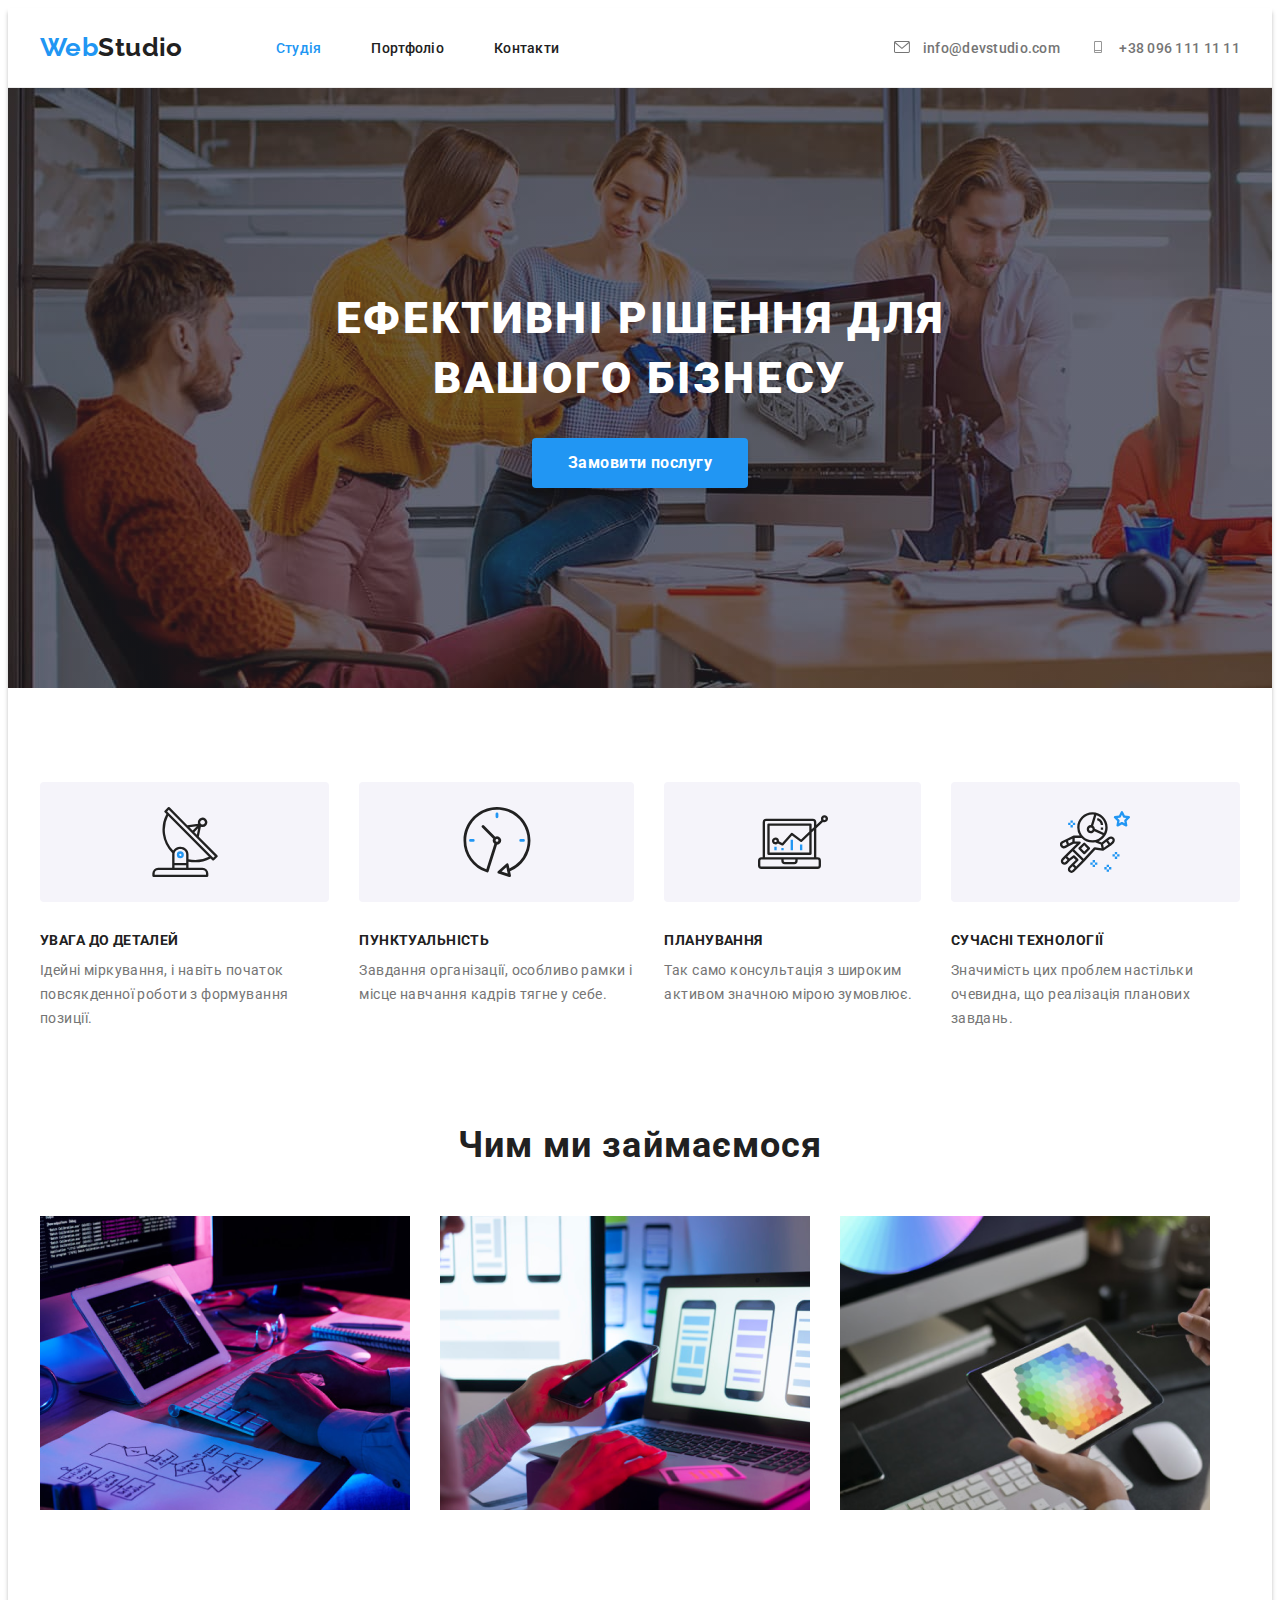
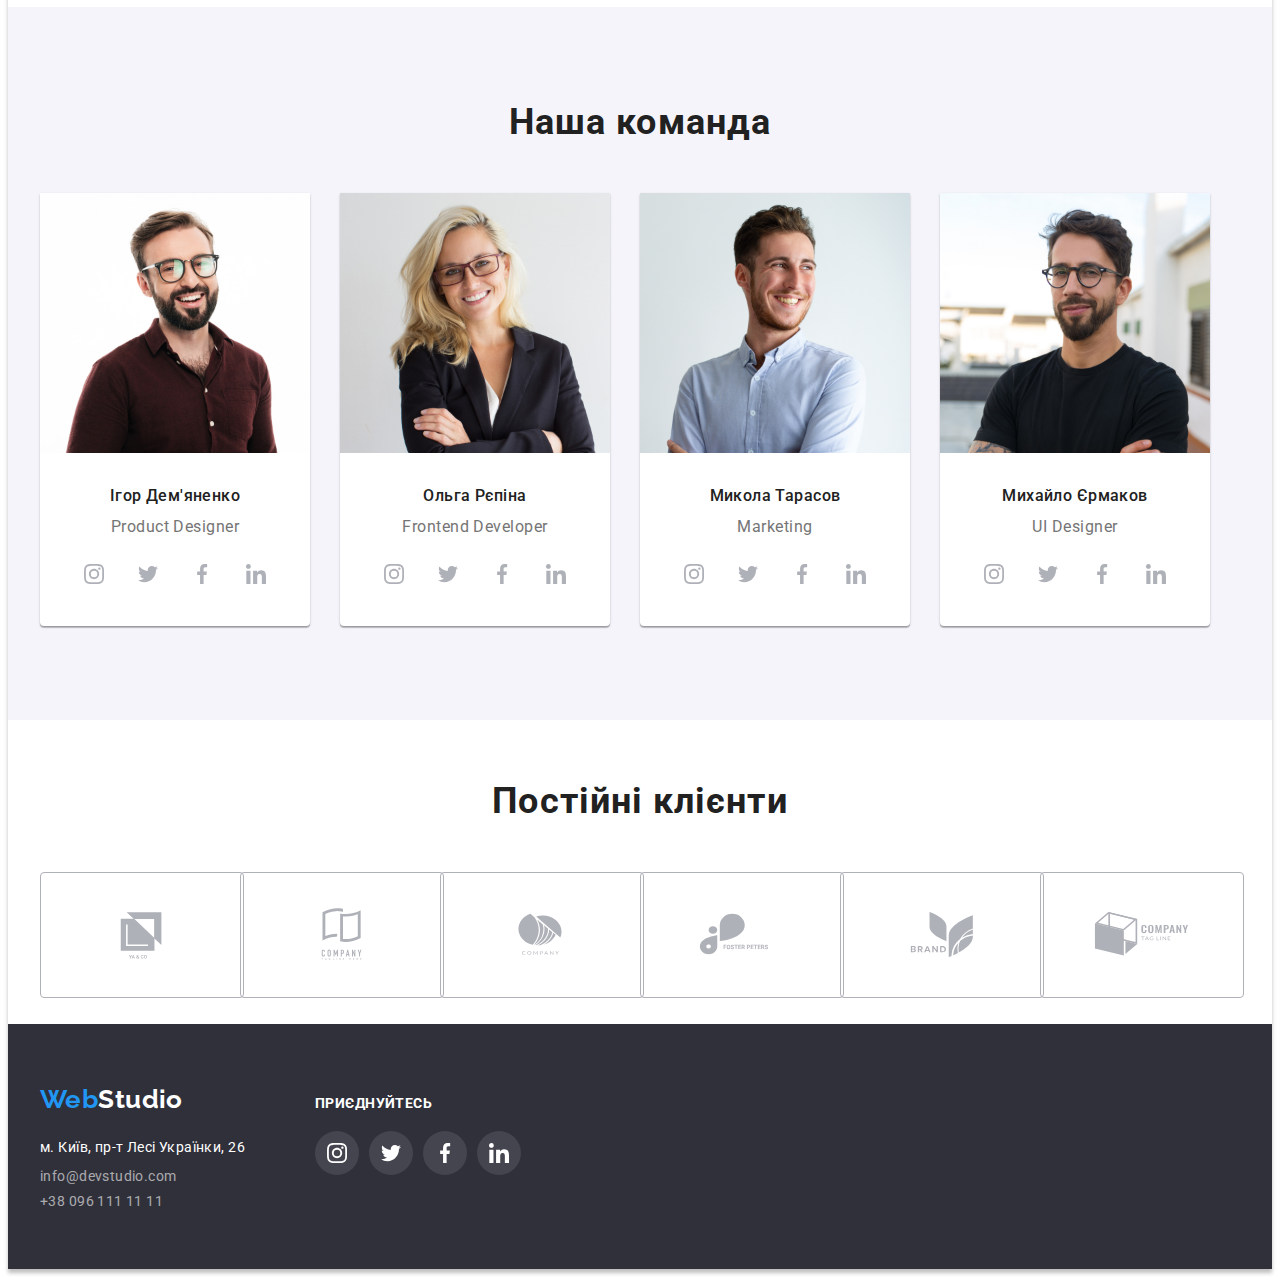
<file: index.html>
<!DOCTYPE html>
<html lang="uk">
  <head>
    <meta charset="UTF-8" />
    <meta http-equiv="X-UA-Compatible" content="IE=edge" />
    <meta name="viewport" content="width=device-width, initial-scale=1.0" />
    <title>WebStudio</title>
    <link rel="preconnect" href="https://fonts.googleapis.com" />
    <link rel="preconnect" href="https://fonts.gstatic.com" crossorigin />
    <!--Fonts-->
    <link
      href="https://fonts.googleapis.com/css2?family=Raleway:wght@700&family=Roboto:wght@400;500;700;900&display=swap"
      rel="stylesheet"
    />
    <!--Normalize-->
    <link
      rel="stylesheet"
      href="https://cdnjs.cloudflare.com/ajax/libs/modern-normalize/1.1.0/modern-normalize.min.css"
      integrity="sha512-wpPYUAdjBVSE4KJnH1VR1HeZfpl1ub8YT/NKx4PuQ5NmX2tKuGu6U/JRp5y+Y8XG2tV+wKQpNHVUX03MfMFn9Q=="
      crossorigin="anonymous"
      referrerpolicy="no-referrer"
    />
    <!--Styles-->
    <link rel="stylesheet" href="./styles/styles.css" />
  </head>
  <body class="page">
    <header class="header">
      <div class="conteiner header-conteiner">
        <!--Логотип посилання-->
        <a class="logo" href="./index.html" lang="en"> <span class="accent">Web</span>Studio </a>
        <!--Навігація-->
        <nav class="nav">
          <ul class="list-nav">
            <li class="nav-item">
              <a class="link-nav active" href="index.html">Студія</a>
            </li>
            <li class="nav-item">
              <a class="link-nav" href="portfolio.html">Портфоліо</a>
            </li>
            <li class="nav-item">
              <a class="link-nav" href="">Контакти</a>
            </li>
          </ul>
        </nav>
        <!--правка 1-->
        <ul class="list-contact">
          <li class="contact-item">
            <a
              class="link-contact"
              target="_blank"
              rel="noopener noreferrer"
              href="e-mail:info@devstudio.com"
            >
              <svg class="contact-icon" width="16" height="12">
                <use href="./images/icons.svg#envelope"></use>
              </svg>
              info@devstudio.com
            </a>
          </li>
          <li class="contact-item">
            <a class="link-contact" href="tell:+380961111111">
              <svg class="contact-icon" width="16" height="12">
                <use href="./images/icons.svg#vector"></use>
              </svg>
              +38 096 111 11 11
            </a>
          </li>
        </ul>
      </div>
    </header>
    <!--Main section(правка 3)(правка 2.1)-->
    <main>
      <!--Шапка(Figma) правка 2-->
      <section class="section-slogan">
        <div class="conteiner slogan-conteiner">
          <h1 class="slogan">Ефективні рішення для вашого бізнесу</h1>
          <button class="btn" type="button">Замовити послугу</button>
        </div>
      </section>
      <!--Особливості (правка 4)-->
      <section class="about">
        <div class="conteiner about-conteiner">
          <h2 class="hide">Потрібен для семантики</h2>
          <ul class="about-list">
            <li class="about-item">
              <div class="about-link link">
                <svg class="about-icon" width="70" height="70">
                  <use href="./images/icons.svg#antenna-1"></use>
                </svg>
              </div>
              <h3 class="caption">УВАГА ДО ДЕТАЛЕЙ</h3>
              <p class="desc">
                Ідейні міркування, і навіть початок повсякденної роботи з формування позиції.
              </p>
            </li>
            <li class="about-item">
              <div class="about-link link">
                <svg class="about-icon" width="70" height="70">
                  <use href="./images/icons.svg#clock-1"></use>
                </svg>
              </div>
              <h3 class="caption">ПУНКТУАЛЬНІСТЬ</h3>
              <p class="desc">
                Завдання організації, особливо рамки і місце навчання кадрів тягне у себе.
              </p>
            </li>
            <li class="about-item">
              <div class="about-link link">
                <svg class="about-icon" width="70" height="70">
                  <use href="./images/icons.svg#diagram-1"></use>
                </svg>
              </div>
              <h3 class="caption">ПЛАНУВАННЯ</h3>
              <p class="desc">Так само консультація з широким активом значною мірою зумовлює.</p>
            </li>
            <li class="about-item">
              <div class="about-link link">
                <svg class="about-icon" width="70" height="70">
                  <use href="./images/icons.svg#astronaut-1"></use>
                </svg>
              </div>
              <h3 class="caption">СУЧАСНІ ТЕХНОЛОГІЇ</h3>
              <p class="desc">
                Значимість цих проблем настільки очевидна, що реалізація планових завдань.
              </p>
            </li>
          </ul>
        </div>
      </section>
      <!--Чим ми займаємось-->
      <section class="work">
        <div class="conteiner work-conteiner">
          <h2 class="work-title">Чим ми займаємося</h2>
          <!--Зображення (правка 5)-->
          <ul class="work-list">
            <li class="work-img"><img src="./images/studio/box1.png" alt="1" width="370" /></li>
            <li class="work-img"><img src="./images/studio/box2.png" alt="2" width="370" /></li>
            <li class="work-img"><img src="./images/studio/box3.png" alt="3" width="370" /></li>
          </ul>
        </div>
      </section>
      <!--Наша команда-->
      <section class="team">
        <div class="conteiner team-conteiner">
          <h2 class="team-title">Наша команда</h2>
          <!--Фото з підписами (правка 6)-->
          <ul class="team-list">
            <!--Працівник 1-->
            <li class="team-item">
              <img
                class="team-img"
                src="./images/team/img1.jpeg"
                alt="Ігор Дем'яненко"
                width="270"
              />
              <div class="team-desc">
                <h3 class="team-name">Ігор Дем'яненко</h3>
                <p class="team-position" lang="en">Product Designer</p>
                <ul class="socials list">
                  <li class="socials-item">
                    <a
                      class="socials-link link"
                      href=""
                      target="_blank"
                      rel="noopener noreferrer"
                      aria-label="Instagram"
                    >
                      <svg class="social-icon" width="20" height="20">
                        <use href="./images/icons.svg#instagram-2"></use>
                      </svg>
                    </a>
                  </li>
                  <li class="socials-item">
                    <a
                      class="socials-link link"
                      href=""
                      target="_blank"
                      rel="noopener noreferrer"
                      aria-label="Twitter"
                    >
                      <svg class="social-icon" width="20" height="20">
                        <use href="./images/icons.svg#twitter-1"></use>
                      </svg>
                    </a>
                  </li>
                  <li class="socials-item">
                    <a
                      class="socials-link link"
                      href=""
                      target="_blank"
                      rel="noopener noreferrer"
                      aria-label="Facebook"
                    >
                      <svg class="social-icon" width="20" height="20">
                        <use href="./images/icons.svg#facebook-1"></use>
                      </svg>
                    </a>
                  </li>
                  <li class="socials-item">
                    <a
                      class="socials-link link"
                      href=""
                      target="_blank"
                      rel="noopener noreferrer"
                      aria-label="Linkedin"
                    >
                      <svg class="social-icon" width="20" height="20">
                        <use href="./images/icons.svg#linkedin-1"></use>
                      </svg>
                    </a>
                  </li>
                </ul>
              </div>
            </li>
            <!--Працівник 2-->
            <li class="team-item">
              <img class="team-img" src="./images/team/img2.jpeg" alt="Ольга Рєпіна" width="270" />
              <div class="team-desc">
                <h3 class="team-name">Ольга Рєпіна</h3>
                <p class="team-position" lang="en">Frontend Developer</p>
                <ul class="socials list">
                  <li class="socials-item">
                    <a
                      class="socials-link link"
                      href=""
                      target="_blank"
                      rel="noopener noreferrer"
                      aria-label="Instagram"
                    >
                      <svg class="social-icon" width="20" height="20">
                        <use href="./images/icons.svg#instagram-2"></use>
                      </svg>
                    </a>
                  </li>
                  <li class="socials-item">
                    <a
                      class="socials-link link"
                      href=""
                      target="_blank"
                      rel="noopener noreferrer"
                      aria-label="Twitter"
                    >
                      <svg class="social-icon" width="20" height="20">
                        <use href="./images/icons.svg#twitter-1"></use>
                      </svg>
                    </a>
                  </li>
                  <li class="socials-item">
                    <a
                      class="socials-link link"
                      href=""
                      target="_blank"
                      rel="noopener noreferrer"
                      aria-label="Facebook"
                    >
                      <svg class="social-icon" width="20" height="20">
                        <use href="./images/icons.svg#facebook-1"></use>
                      </svg>
                    </a>
                  </li>
                  <li class="socials-item">
                    <a
                      class="socials-link link"
                      href=""
                      target="_blank"
                      rel="noopener noreferrer"
                      aria-label="Linkedin"
                    >
                      <svg class="social-icon" width="20" height="20">
                        <use href="./images/icons.svg#linkedin-1"></use>
                      </svg>
                    </a>
                  </li>
                </ul>
              </div>
            </li>
            <!--Працівник 3-->
            <li class="team-item">
              <img
                class="team-img"
                src="./images/team/img3.jpeg"
                alt="Микола Тарасов"
                width="270"
              />
              <div class="team-desc">
                <h3 class="team-name">Микола Тарасов</h3>
                <p class="team-position" lang="en">Marketing</p>
                <ul class="socials list">
                  <li class="socials-item">
                    <a
                      class="socials-link link"
                      href=""
                      target="_blank"
                      rel="noopener noreferrer"
                      aria-label="Instagram"
                    >
                      <svg class="social-icon" width="20" height="20">
                        <use href="./images/icons.svg#instagram-2"></use>
                      </svg>
                    </a>
                  </li>
                  <li class="socials-item">
                    <a
                      class="socials-link link"
                      href=""
                      target="_blank"
                      rel="noopener noreferrer"
                      aria-label="Twitter"
                    >
                      <svg class="social-icon" width="20" height="20">
                        <use href="./images/icons.svg#twitter-1"></use>
                      </svg>
                    </a>
                  </li>
                  <li class="socials-item">
                    <a
                      class="socials-link link"
                      href=""
                      target="_blank"
                      rel="noopener noreferrer"
                      aria-label="Facebook"
                    >
                      <svg class="social-icon" width="20" height="20">
                        <use href="./images/icons.svg#facebook-1"></use>
                      </svg>
                    </a>
                  </li>
                  <li class="socials-item">
                    <a
                      class="socials-link link"
                      href=""
                      target="_blank"
                      rel="noopener noreferrer"
                      aria-label="Linkedin"
                    >
                      <svg class="social-icon" width="20" height="20">
                        <use href="./images/icons.svg#linkedin-1"></use>
                      </svg>
                    </a>
                  </li>
                </ul>
              </div>
            </li>
            <!--Працівник 4-->
            <li class="team-item">
              <img
                class="team-img"
                src="./images/team/img4.jpeg"
                alt="Михайло Єрмаков"
                width="270"
              />
              <div class="team-desc">
                <h3 class="team-name">Михайло Єрмаков</h3>
                <p class="team-position" lang="en">UI Designer</p>
                <ul class="socials list">
                  <li class="socials-item">
                    <a
                      class="socials-link link"
                      href=""
                      target="_blank"
                      rel="noopener noreferrer"
                      aria-label="Instagram"
                    >
                      <svg class="social-icon" width="20" height="20">
                        <use href="./images/icons.svg#instagram-2"></use>
                      </svg>
                    </a>
                  </li>
                  <li class="socials-item">
                    <a
                      class="socials-link link"
                      href=""
                      target="_blank"
                      rel="noopener noreferrer"
                      aria-label="Twitter"
                    >
                      <svg class="social-icon" width="20" height="20">
                        <use href="./images/icons.svg#twitter-1"></use>
                      </svg>
                    </a>
                  </li>
                  <li class="socials-item">
                    <a
                      class="socials-link link"
                      href=""
                      target="_blank"
                      rel="noopener noreferrer"
                      aria-label="Facebook"
                    >
                      <svg class="social-icon" width="20" height="20">
                        <use href="./images/icons.svg#facebook-1"></use>
                      </svg>
                    </a>
                  </li>
                  <li class="socials-item">
                    <a
                      class="socials-link link"
                      href=""
                      target="_blank"
                      rel="noopener noreferrer"
                      aria-label="Linkedin"
                    >
                      <svg class="social-icon" width="20" height="20">
                        <use href="./images/icons.svg#linkedin-1"></use>
                      </svg>
                    </a>
                  </li>
                </ul>
              </div>
            </li>
          </ul>
        </div>
      </section>
      <!--Постійні клієнти-->
      <section class="client">
        <div class="conteiner client-conteiner">
          <h2 class="client-title">Постійні клієнти</h2>
          <ul class="client-list list">
            <li class="client-item">
              <a href="" class="client-link link">
                <svg class="client-icon" width="106" height="60">
                  <use href="./images/icons.svg#logo"></use>
                </svg>
              </a>
            </li>
            <li class="client-item">
              <a href="" class="client-link link">
                <svg class="client-icon" width="106" height="60">
                  <use href="./images/icons.svg#logo-1"></use>
                </svg>
              </a>
            </li>
            <li class="client-item">
              <a href="" class="client-link link">
                <svg class="client-icon" width="106" height="60">
                  <use href="./images/icons.svg#logo-2"></use>
                </svg>
              </a>
            </li>
            <li class="client-item">
              <a href="" class="client-link link">
                <svg class="client-icon" width="106" height="60">
                  <use href="./images/icons.svg#logo-3"></use>
                </svg>
              </a>
            </li>
            <li class="client-item">
              <a href="" class="client-link link">
                <svg class="client-icon" width="106" height="60">
                  <use href="./images/icons.svg#logo-4"></use>
                </svg>
              </a>
            </li>
            <li class="client-item">
              <a href="" class="client-link link">
                <svg class="client-icon" width="106" height="60">
                  <use href="./images/icons.svg#logo-5"></use>
                </svg>
              </a>
            </li>
          </ul>
        </div>
      </section>
    </main>
    <!--Підвал-->
    <footer class="footer">
      <div class="conteiner footer-conteiner">
        <div class="footer-address">
          <a class="logo" href=""> <span class="accent">Web</span>Studio</a>
          <!--правка 7-->
          <address class="address">
            <p class="address-desc">м. Київ, пр-т Лесі Українки, 26</p>
            <ul class="address-list">
              <li class="address-item">
                <a
                  class="address-link"
                  target="_blank"
                  rel="noopener noreferrer"
                  href="e-mail:info@devstudio.com"
                >
                  info@devstudio.com
                </a>
              </li>
              <li class="address-item">
                <a class="address-link" href="tell:+380961111111">+38 096 111 11 11</a>
              </li>
            </ul>
          </address>
        </div>
        <div class="footer-icons">
          <h3 class="footer-title">приєднуйтесь</h3>
          <ul class="footer-socials list">
            <li class="footer-socials-item">
              <a
                class="footer-socials-link link"
                href=""
                target="_blank"
                rel="noopener noreferrer"
                aria-label="Instagram"
              >
                <svg class="footer-socials-icon" width="20" height="20">
                  <use href="./images/icons.svg#instagram-2"></use>
                </svg>
              </a>
            </li>
            <li class="footer-socials-item">
              <a
                class="footer-socials-link link"
                href=""
                target="_blank"
                rel="noopener noreferrer"
                aria-label="Twitter"
              >
                <svg class="footer-socials-icon" width="20" height="20">
                  <use href="./images/icons.svg#twitter-1"></use>
                </svg>
              </a>
            </li>
            <li class="footer-socials-item">
              <a
                class="footer-socials-link link"
                href=""
                target="_blank"
                rel="noopener noreferrer"
                aria-label="Facebook"
              >
                <svg class="footer-socials-icon" width="20" height="20">
                  <use href="./images/icons.svg#facebook-1"></use>
                </svg>
              </a>
            </li>
            <li class="footer-socials-item">
              <a
                class="footer-socials-link link"
                href=""
                target="_blank"
                rel="noopener noreferrer"
                aria-label="Linkedin"
              >
                <svg class="footer-socials-icon" width="20" height="20">
                  <use href="./images/icons.svg#linkedin-1"></use>
                </svg>
              </a>
            </li>
          </ul>
        </div>
      </div>
    </footer>
  </body>
</html>
</file>
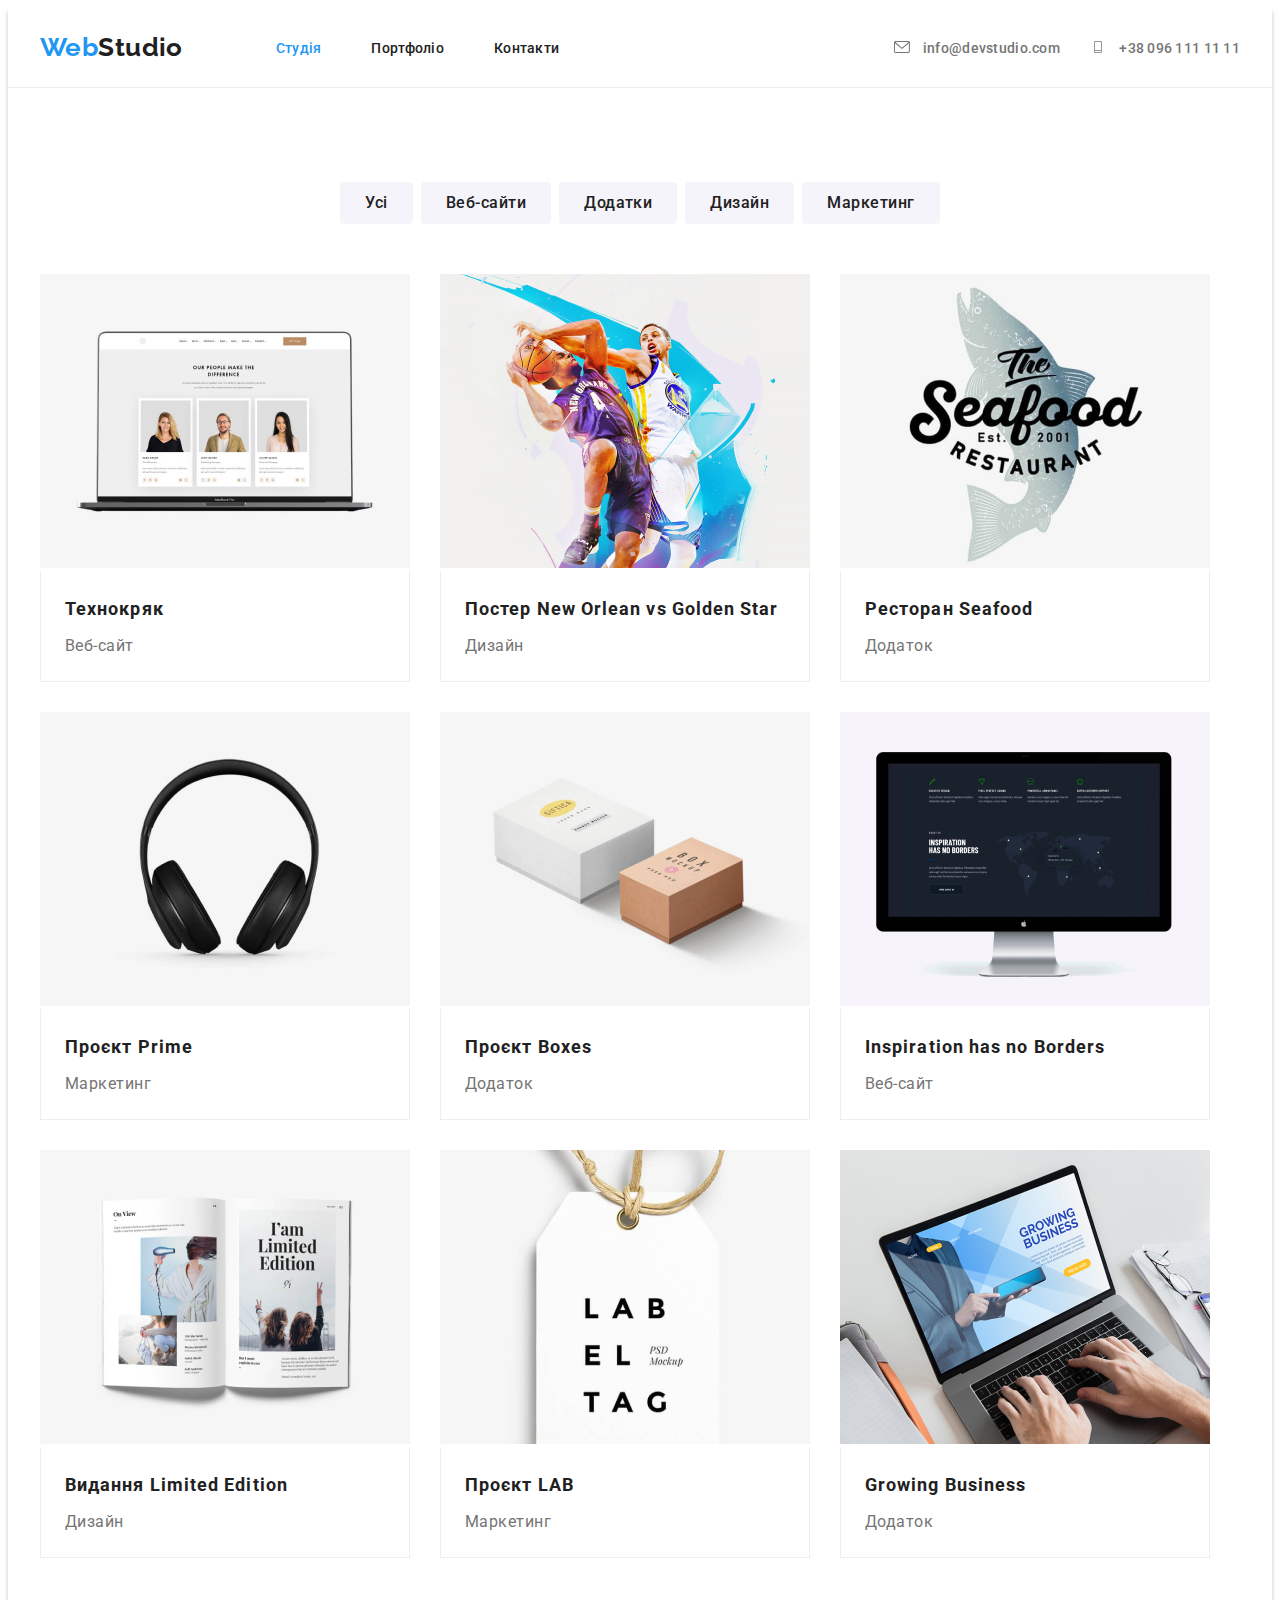
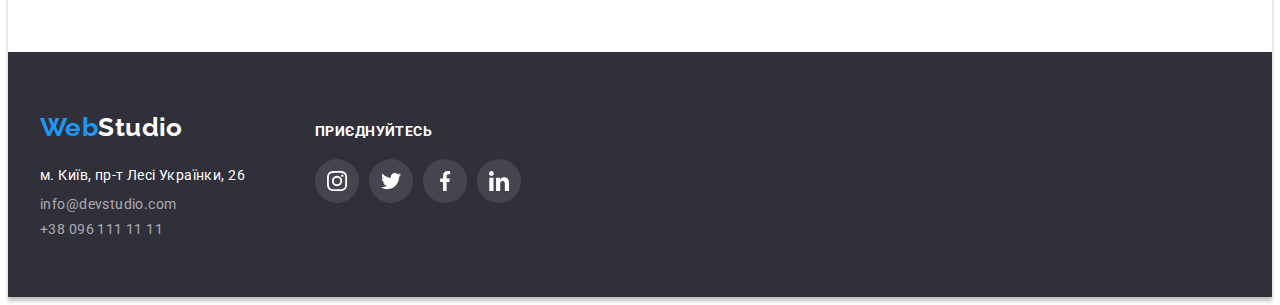
<file: portfolio.html>
<!DOCTYPE html>
<html lang="uk">
  <head>
    <meta charset="UTF-8" />
    <meta http-equiv="X-UA-Compatible" content="IE=edge" />
    <meta name="viewport" content="width=device-width, initial-scale=1.0" />
    <title>Portfolio</title>
    <link rel="preconnect" href="https://fonts.googleapis.com" />
    <link rel="preconnect" href="https://fonts.gstatic.com" crossorigin />
    <!--Fonts-->
    <link
      href="https://fonts.googleapis.com/css2?family=Raleway:wght@700&family=Roboto:wght@400;500;700;900&display=swap"
      rel="stylesheet"
    />
    <!--Normalize-->
    <link
      rel="stylesheet"
      href="https://cdnjs.cloudflare.com/ajax/libs/modern-normalize/1.1.0/modern-normalize.min.css"
      integrity="sha512-wpPYUAdjBVSE4KJnH1VR1HeZfpl1ub8YT/NKx4PuQ5NmX2tKuGu6U/JRp5y+Y8XG2tV+wKQpNHVUX03MfMFn9Q=="
      crossorigin="anonymous"
      referrerpolicy="no-referrer"
    />
    <!--Styles-->
    <link rel="stylesheet" href="./styles/styles.css" />
  </head>
  <body class="page">
    <header class="header">
      <div class="conteiner header-conteiner">
        <!--Логотип посилання-->
        <a class="logo" href="./index.html" lang="en"> <span class="accent">Web</span>Studio </a>
        <!--Навігація-->
        <nav class="nav">
          <ul class="list-nav">
            <li class="nav-item">
              <a class="link-nav active" href="index.html">Студія</a>
            </li>
            <li class="nav-item">
              <a class="link-nav" href="portfolio.html">Портфоліо</a>
            </li>
            <li class="nav-item">
              <a class="link-nav" href="">Контакти</a>
            </li>
          </ul>
        </nav>
        <!--правка 1-->
        <ul class="list-contact">
          <li class="contact-item">
            <a
              class="link-contact"
              target="_blank"
              rel="noopener noreferrer"
              href="e-mail:info@devstudio.com"
            >
              <svg class="contact-icon" width="16" height="12">
                <use href="./images/icons.svg#envelope"></use>
              </svg>
              info@devstudio.com
            </a>
          </li>
          <li class="contact-item">
            <a class="link-contact" href="tell:+380961111111">
              <svg class="contact-icon" width="16" height="12">
                <use href="./images/icons.svg#vector"></use>
              </svg>
              +38 096 111 11 11
            </a>
          </li>
        </ul>
      </div>
    </header>
    <main>
      <section class="section-hero">
        <div class="conteiner">
          <ul class="filter-group">
            <li class="filter-list">
              <button class="filter-btn" type="button">Усі</button>
            </li>
            <li class="filter-list">
              <button class="filter-btn" type="button">Веб-сайти</button>
            </li>
            <li class="filter-list">
              <button class="filter-btn" type="button">Додатки</button>
            </li>
            <li class="filter-list">
              <button class="filter-btn" type="button">Дизайн</button>
            </li>
            <li class="filter-list">
              <button class="filter-btn" type="button">Маркетинг</button>
            </li>
          </ul>
          <ul class="projects">
            <li class="project-item">
              <img
                class="project-img"
                src="./images/portfolio/projects/img1.jpeg"
                alt="Технокряк"
                width="370"
              />
              <div class="project-desc-group">
                <h3 class="project-title">Технокряк</h3>
                <p class="project-desc">Веб-сайт</p>
              </div>
            </li>
            <li class="project-item">
              <img
                class="project-img"
                src="./images/portfolio/projects/img2.jpeg"
                alt="Постер New Orlean vs Golden Star"
                width="370"
              />
              <div class="project-desc-group">
                <h3 class="project-title">Постер New Orlean vs Golden Star</h3>
                <p class="project-desc">Дизайн</p>
              </div>
            </li>
            <li class="project-item">
              <img
                class="project-img"
                src="./images/portfolio/projects/img3.jpeg"
                alt="Ресторан Seafood"
                width="370"
              />
              <div class="project-desc-group">
                <h3 class="project-title">Ресторан Seafood</h3>
                <p class="project-desc">Додаток</p>
              </div>
            </li>
            <li class="project-item">
              <img
                class="project-img"
                src="./images/portfolio/projects/img4.jpeg"
                alt="Проєкт Prime"
                width="370"
              />
              <div class="project-desc-group">
                <h3 class="project-title">Проєкт Prime</h3>
                <p class="project-desc">Маркетинг</p>
              </div>
            </li>
            <li class="project-item">
              <img
                class="project-img"
                src="./images/portfolio/projects/img5.jpeg"
                alt="Проєкт Boxes"
                width="370"
              />
              <div class="project-desc-group">
                <h3 class="project-title">Проєкт Boxes</h3>
                <p class="project-desc">Додаток</p>
              </div>
            </li>
            <li class="project-item">
              <img
                class="project-img"
                src="./images/portfolio/projects/img6.jpeg"
                alt="Inspiration has no Borders"
                width="370"
              />
              <div class="project-desc-group">
                <h3 class="project-title">Inspiration has no Borders</h3>
                <p class="project-desc">Веб-сайт</p>
              </div>
            </li>
            <li class="project-item">
              <img
                class="project-img"
                src="./images/portfolio/projects/img7.jpeg"
                alt="Видання Limited Edition"
                width="370"
              />
              <div class="project-desc-group">
                <h3 class="project-title">Видання Limited Edition</h3>
                <p class="project-desc">Дизайн</p>
              </div>
            </li>
            <li class="project-item">
              <img
                class="project-img"
                src="./images/portfolio/projects/img8.jpeg"
                alt="Проєкт LAB"
                width="370"
              />
              <div class="project-desc-group">
                <h3 class="project-title">Проєкт LAB</h3>
                <p class="project-desc">Маркетинг</p>
              </div>
            </li>
            <li class="project-item">
              <img
                class="project-img"
                src="./images/portfolio/projects/img9.jpeg"
                alt="Growing Business"
                width="370"
              />
              <div class="project-desc-group">
                <h3 class="project-title">Growing Business</h3>
                <p class="project-desc">Додаток</p>
              </div>
            </li>
          </ul>
        </div>
      </section>
    </main>
    <footer class="footer">
      <div class="conteiner footer-conteiner">
        <div class="footer-address">
          <a class="logo" href=""> <span class="accent">Web</span>Studio</a>
          <!--правка 7-->
          <address class="address">
            <p class="address-desc">м. Київ, пр-т Лесі Українки, 26</p>
            <ul class="address-list">
              <li class="address-item">
                <a
                  class="address-link"
                  target="_blank"
                  rel="noopener noreferrer"
                  href="e-mail:info@devstudio.com"
                >
                  info@devstudio.com
                </a>
              </li>
              <li class="address-item">
                <a class="address-link" href="tell:+380961111111">+38 096 111 11 11</a>
              </li>
            </ul>
          </address>
        </div>
        <div class="footer-icons">
          <h3 class="footer-title">приєднуйтесь</h3>
          <ul class="footer-socials list">
            <li class="footer-socials-item">
              <a
                class="footer-socials-link link"
                href=""
                target="_blank"
                rel="noopener noreferrer"
                aria-label="Instagram"
              >
                <svg class="footer-socials-icon" width="20" height="20">
                  <use href="./images/icons.svg#instagram-2"></use>
                </svg>
              </a>
            </li>
            <li class="footer-socials-item">
              <a
                class="footer-socials-link link"
                href=""
                target="_blank"
                rel="noopener noreferrer"
                aria-label="Twitter"
              >
                <svg class="footer-socials-icon" width="20" height="20">
                  <use href="./images/icons.svg#twitter-1"></use>
                </svg>
              </a>
            </li>
            <li class="footer-socials-item">
              <a
                class="footer-socials-link link"
                href=""
                target="_blank"
                rel="noopener noreferrer"
                aria-label="Facebook"
              >
                <svg class="footer-socials-icon" width="20" height="20">
                  <use href="./images/icons.svg#facebook-1"></use>
                </svg>
              </a>
            </li>
            <li class="footer-socials-item">
              <a
                class="footer-socials-link link"
                href=""
                target="_blank"
                rel="noopener noreferrer"
                aria-label="Linkedin"
              >
                <svg class="footer-socials-icon" width="20" height="20">
                  <use href="./images/icons.svg#linkedin-1"></use>
                </svg>
              </a>
            </li>
          </ul>
        </div>
      </div>
    </footer>
  </body>
</html>
</file>
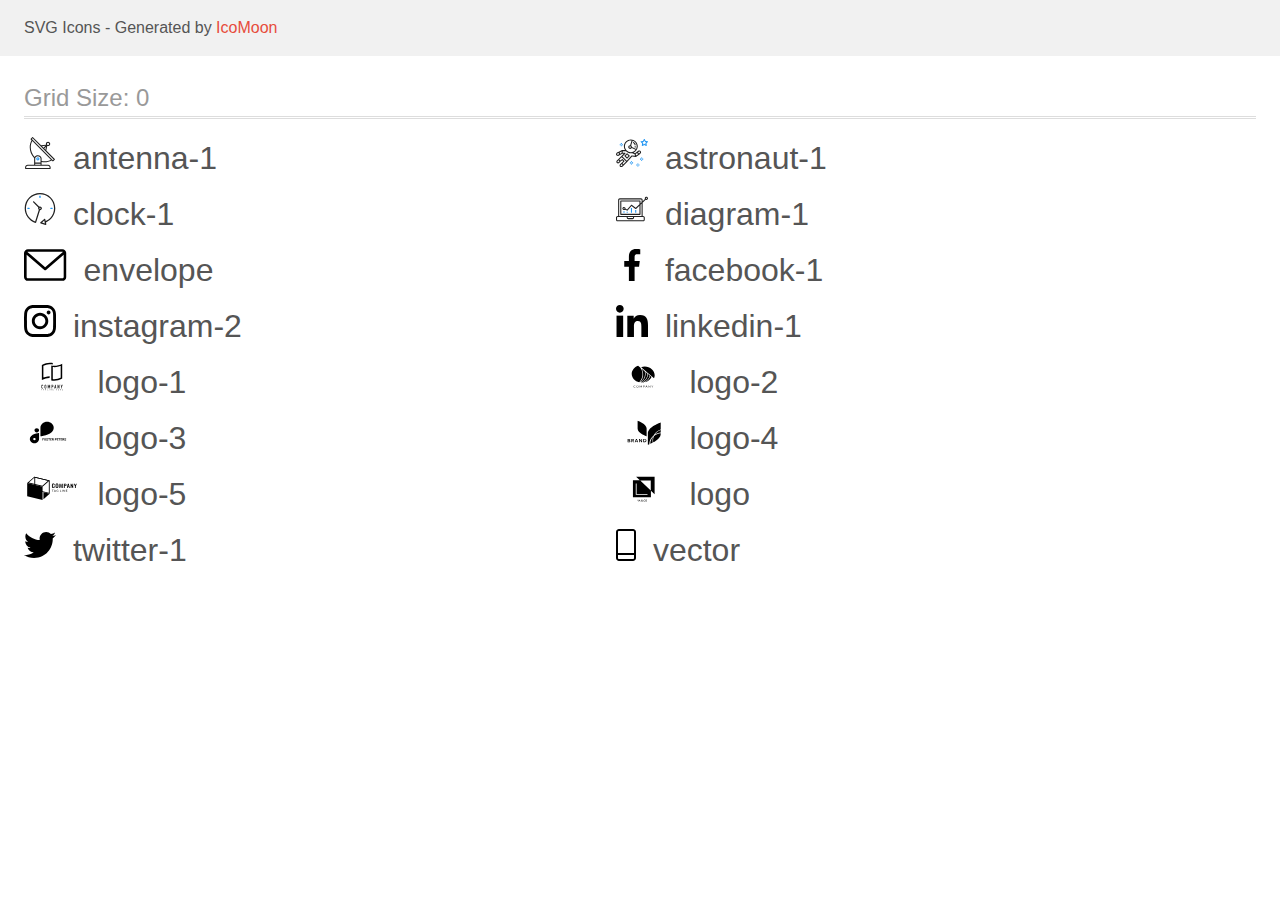
<file: images/icons/icomoon/demo.html>
<!doctype html>
<html>
<head>
    <title>IcoMoon - SVG Icons</title>
    <meta charset="utf-8">
    <meta name="viewport" content="width=device-width, initial-scale=1">
    <link rel="stylesheet" href="demo-files/demo.css">
    <link rel="stylesheet" href="style.css">
</head>
<body>
<svg aria-hidden="true" style="position: absolute; width: 0; height: 0; overflow: hidden;" version="1.1" xmlns="http://www.w3.org/2000/svg" xmlns:xlink="http://www.w3.org/1999/xlink">
<defs>
<symbol id="antenna-1" viewBox="0 0 32 32">
<path fill="#212121" style="fill: var(--color1, #212121)" d="M30.773 22.098l-8.443-8.505 0.937-4.615c0.242 0.094 0.499 0.144 0.758 0.146h0.006c1.192 0.014 2.17-0.941 2.184-2.133s-0.941-2.17-2.133-2.184c-1.192-0.014-2.17 0.941-2.184 2.133-0.003 0.255 0.039 0.509 0.125 0.749l-4.96 0.605-8.091-8.133c-0.099-0.101-0.235-0.159-0.377-0.16-0.14 0.001-0.274 0.056-0.373 0.155l-1.513 1.504c-0.208 0.208-0.208 0.546 0 0.754l0.814 0.826c-3.153 5.798-2.129 12.978 2.519 17.663 0.043 0.041 0.092 0.074 0.146 0.098-0.034 0.18-0.051 0.364-0.052 0.547v6.187h-6.4c-1.472 0.002-2.665 1.195-2.667 2.667v1.067c0 0.295 0.239 0.533 0.533 0.533h24.533c0.295 0 0.533-0.239 0.533-0.533v-1.067c-0.002-1.472-1.195-2.665-2.667-2.667h-6.4v-2.742c1.003 0.21 2.024 0.317 3.049 0.32 2.458-0.003 4.877-0.615 7.040-1.783l0.818 0.823c0.099 0.101 0.235 0.159 0.377 0.16 0.14-0.001 0.274-0.056 0.373-0.155l1.513-1.504c0.208-0.208 0.208-0.546 0-0.754zM23.28 6.233c0.418-0.415 1.093-0.414 1.508 0.004s0.414 1.093-0.004 1.508c-0.2 0.199-0.47 0.31-0.752 0.31h-0.003c-0.589-0.003-1.064-0.483-1.061-1.072 0.002-0.282 0.115-0.552 0.314-0.751h-0.002zM22.024 9.738l-0.598 2.946-1.175-1.182 1.774-1.763zM21.419 8.836l-1.92 1.909-1.485-1.493 3.405-0.415zM24.004 28.8c0.884 0 1.6 0.716 1.6 1.6v0.533h-23.467v-0.533c0-0.884 0.716-1.6 1.6-1.6h20.267zM16.537 26.667v1.067h-5.333v-1.067h5.333zM11.204 25.6v-4.053c0-1.294 1.196-2.347 2.667-2.347s2.667 1.053 2.667 2.347v4.053h-5.333zM17.604 23.904v-2.357c0-1.882-1.675-3.413-3.733-3.413-1.331-0.020-2.576 0.657-3.281 1.786-4.058-4.274-4.971-10.645-2.279-15.887l18.602 18.708c-2.872 1.461-6.165 1.873-9.309 1.163zM28.893 23.22l-21.057-21.181 0.755-0.752 7.935 7.98c0.004 0 0.006 0.007 0.010 0.010l13.115 13.191-0.757 0.752z"></path>
<path fill="#2196f3" style="fill: var(--color2, #2196f3)" d="M13.876 20.267h-0.005c-0.884-0.001-1.601 0.714-1.602 1.598s0.714 1.601 1.598 1.602h0.005c0.884 0.001 1.601-0.714 1.602-1.598s-0.714-1.601-1.598-1.602zM14.249 22.245c-0.1 0.1-0.236 0.156-0.378 0.155-0.295-0.002-0.532-0.242-0.531-0.536 0.001-0.141 0.057-0.276 0.157-0.375s0.233-0.154 0.373-0.155c0.295 0.002 0.532 0.241 0.53 0.536-0.001 0.141-0.057 0.276-0.157 0.375h0.005z"></path>
</symbol>
<symbol id="astronaut-1" viewBox="0 0 32 32">
<path fill="#2196f3" style="fill: var(--color2, #2196f3)" d="M31.974 4.524c-0.063-0.193-0.229-0.333-0.43-0.363l-1.91-0.278-0.855-1.731c-0.179-0.365-0.777-0.365-0.956 0l-0.855 1.731-1.91 0.278c-0.201 0.029-0.367 0.17-0.431 0.363-0.062 0.193-0.011 0.405 0.135 0.547l1.383 1.348-0.326 1.903c-0.034 0.2 0.048 0.402 0.212 0.522 0.166 0.121 0.382 0.135 0.562 0.040l1.709-0.899 1.709 0.899c0.078 0.041 0.164 0.061 0.249 0.061 0.11 0 0.221-0.034 0.314-0.102 0.164-0.119 0.246-0.322 0.212-0.522l-0.326-1.903 1.383-1.348c0.145-0.142 0.197-0.354 0.135-0.547zM29.511 5.851c-0.125 0.122-0.183 0.299-0.153 0.472l0.191 1.114-1-0.526c-0.078-0.041-0.163-0.061-0.249-0.061s-0.17 0.020-0.249 0.061l-1.001 0.526 0.191-1.114c0.030-0.173-0.028-0.349-0.153-0.472l-0.81-0.789 1.119-0.163c0.174-0.025 0.324-0.134 0.402-0.292l0.5-1.013 0.5 1.013c0.078 0.157 0.228 0.267 0.402 0.292l1.119 0.163-0.809 0.789z"></path>
<path fill="#2196f3" style="fill: var(--color2, #2196f3)" d="M26.134 20.522h-1.067v1.067h1.067v-1.067z"></path>
<path fill="#2196f3" style="fill: var(--color2, #2196f3)" d="M26.134 22.656h-1.067v1.067h1.067v-1.067z"></path>
<path fill="#2196f3" style="fill: var(--color2, #2196f3)" d="M27.2 21.589h-1.067v1.067h1.067v-1.067z"></path>
<path fill="#2196f3" style="fill: var(--color2, #2196f3)" d="M25.067 21.589h-1.067v1.067h1.067v-1.067z"></path>
<path fill="#2196f3" style="fill: var(--color2, #2196f3)" d="M22.4 26.389h-1.067v1.067h1.067v-1.067z"></path>
<path fill="#2196f3" style="fill: var(--color2, #2196f3)" d="M22.4 28.522h-1.067v1.067h1.067v-1.067z"></path>
<path fill="#2196f3" style="fill: var(--color2, #2196f3)" d="M23.467 27.456h-1.067v1.067h1.067v-1.067z"></path>
<path fill="#2196f3" style="fill: var(--color2, #2196f3)" d="M21.333 27.456h-1.067v1.067h1.067v-1.067z"></path>
<path fill="#2196f3" style="fill: var(--color2, #2196f3)" d="M16 24.256h-1.067v1.067h1.067v-1.067z"></path>
<path fill="#2196f3" style="fill: var(--color2, #2196f3)" d="M16 26.389h-1.067v1.067h1.067v-1.067z"></path>
<path fill="#2196f3" style="fill: var(--color2, #2196f3)" d="M17.067 25.322h-1.067v1.067h1.067v-1.067z"></path>
<path fill="#2196f3" style="fill: var(--color2, #2196f3)" d="M14.933 25.322h-1.067v1.067h1.067v-1.067z"></path>
<path fill="#2196f3" style="fill: var(--color2, #2196f3)" d="M5.867 6.122h-1.067v1.067h1.067v-1.067z"></path>
<path fill="#2196f3" style="fill: var(--color2, #2196f3)" d="M5.867 8.255h-1.067v1.067h1.067v-1.067z"></path>
<path fill="#2196f3" style="fill: var(--color2, #2196f3)" d="M6.933 7.189h-1.067v1.067h1.067v-1.067z"></path>
<path fill="#2196f3" style="fill: var(--color2, #2196f3)" d="M4.8 7.189h-1.067v1.067h1.067v-1.067z"></path>
<path fill="#212121" style="fill: var(--color1, #212121)" d="M24.715 14.159c-0.287-0.388-0.709-0.637-1.188-0.705-0.481-0.068-0.956 0.058-1.34 0.352l-1.252 0.96-1.898 1.417-1.358-0.541c2.421-1.086 4.114-3.508 4.114-6.32 0-3.823-3.123-6.933-6.961-6.933s-6.961 3.11-6.961 6.933c0 1.386 0.414 2.674 1.12 3.758l-2.764-0.024c-0.002 0-0.003 0-0.005 0-0.009 0-0.015 0.004-0.023 0.005-0.053 0.002-0.105 0.013-0.155 0.031-0.013 0.005-0.026 0.008-0.038 0.013-0.006 0.003-0.013 0.003-0.019 0.006l-3.233 1.596c-0.001 0-0.001 0-0.001 0.001l-1.893 0.911c-0.021 0.009-0.042 0.021-0.063 0.035-0.755 0.502-1.012 1.489-0.598 2.295 0.22 0.429 0.595 0.745 1.056 0.889 0.178 0.055 0.359 0.083 0.539 0.083 0.29 0 0.577-0.071 0.839-0.211l1.388-0.738 2.264-1.169 1.357-0.008-5.442 5.416c-0.001 0.001-0.001 0.001-0.002 0.001l-1.339 1.333c-0.316 0.315-0.49 0.732-0.49 1.178s0.174 0.863 0.49 1.179c0.325 0.323 0.752 0.485 1.179 0.485s0.854-0.162 1.18-0.485l1.314-1.309 1.741-1.3 0.901 0.897-1.762 1.754c-0 0.001-0.001 0.001-0.002 0.001l-1.339 1.333c-0.316 0.315-0.49 0.732-0.49 1.178s0.174 0.863 0.49 1.179c0.325 0.323 0.753 0.485 1.18 0.485s0.855-0.162 1.18-0.485l3.482-3.467c0.001-0.001 0.001-0.001 0.001-0.002l1.010-1-0.004-0.004c0.006-0.006 0.015-0.009 0.022-0.015l5.166-5.658 3.471 0.494c0.025 0.004 0.050 0.005 0.075 0.005 0.065 0 0.127-0.015 0.187-0.038 0.018-0.006 0.033-0.015 0.050-0.023 0.019-0.010 0.039-0.015 0.058-0.027l3.213-2.133c0.012-0.008 0.018-0.021 0.029-0.029 0.013-0.010 0.029-0.014 0.041-0.026l1.271-1.191c0.662-0.62 0.753-1.635 0.212-2.362zM2.13 17.77c-0.173 0.093-0.37 0.111-0.558 0.052-0.187-0.058-0.338-0.186-0.427-0.358-0.161-0.314-0.068-0.695 0.214-0.902l1.314-0.632 0.449 1.312-0.992 0.528zM5.628 15.942l-1.548 0.8-0.439-1.283 2.027-1.001-0.040 1.484zM20.727 9.322c0 0.918-0.219 1.785-0.599 2.559l-4.181-1.899c-0.044-0.573-0.341-1.075-0.788-1.388l1.464-4.86c2.378 0.756 4.105 2.974 4.105 5.588zM8.938 9.322c0-3.235 2.644-5.867 5.894-5.867 0.253 0 0.5 0.021 0.745 0.052l-1.432 4.754c-0.019-0.001-0.037-0.006-0.057-0.006-1.033 0-1.873 0.837-1.873 1.867s0.84 1.867 1.873 1.867c0.694 0 1.294-0.383 1.618-0.945l3.862 1.755c-1.075 1.446-2.795 2.39-4.737 2.39-3.25 0-5.894-2.632-5.894-5.867zM14.894 10.122c0 0.441-0.362 0.8-0.806 0.8s-0.806-0.359-0.806-0.8c0-0.441 0.362-0.8 0.806-0.8s0.806 0.359 0.806 0.8zM2.465 25.146c-0.236 0.234-0.619 0.234-0.854 0.001-0.114-0.114-0.176-0.263-0.176-0.423s0.062-0.309 0.176-0.421l0.962-0.958 0.851 0.848-0.959 0.955zM5.679 28.88c-0.236 0.234-0.619 0.235-0.855 0.001-0.114-0.114-0.176-0.263-0.176-0.423s0.062-0.309 0.176-0.421l0.963-0.959 0.852 0.848-0.96 0.955zM9.16 25.411c-0.001 0-0.001 0-0.002 0.001l-1.765 1.76-0.852-0.848 1.763-1.755c0 0 0 0 0-0s0.001-0.001 0.002-0.001c0.040-0.040 0.065-0.088 0.090-0.135 0.007-0.014 0.020-0.026 0.026-0.040 0.017-0.041 0.019-0.085 0.026-0.129 0.003-0.025 0.014-0.047 0.014-0.073 0-0.036-0.013-0.070-0.020-0.106-0.006-0.032-0.006-0.065-0.019-0.095-0.020-0.050-0.055-0.094-0.091-0.138-0.010-0.012-0.014-0.027-0.025-0.038 0 0 0 0-0.001 0s-0.001-0.002-0.001-0.002l-1.607-1.6c-0.017-0.017-0.039-0.024-0.058-0.038-0.028-0.022-0.055-0.042-0.087-0.058-0.030-0.015-0.061-0.024-0.093-0.033-0.034-0.010-0.067-0.017-0.103-0.020-0.033-0.002-0.063 0.001-0.095 0.005-0.036 0.004-0.069 0.009-0.104 0.020-0.034 0.011-0.063 0.027-0.094 0.045-0.020 0.011-0.042 0.015-0.061 0.029l-1.773 1.324-0.901-0.897 2.399-2.386 4.361 4.289-0.928 0.919zM15.979 18.394c-0.015-0.002-0.030 0.004-0.045 0.003-0.039-0.002-0.076 0.001-0.115 0.007-0.030 0.005-0.059 0.011-0.088 0.021-0.034 0.012-0.065 0.028-0.097 0.047-0.030 0.018-0.057 0.037-0.083 0.061-0.013 0.011-0.028 0.017-0.040 0.029l-4.698 5.146-4.328-4.257 2.833-2.818c0.209-0.208 0.21-0.546 0.002-0.755-0.105-0.105-0.243-0.157-0.381-0.156v-0.001l-2.219 0.013 0.028-1.607 3.104 0.027c1.265 1.294 3.029 2.101 4.981 2.101 0.437 0 0.864-0.045 1.279-0.123 0.040 0.032 0.079 0.065 0.13 0.085l2.41 0.96 0.331 1.644-3.003-0.427zM20.020 18.572l-0.313-1.558 1.446-1.080 0.947 1.257-2.080 1.381zM23.774 15.741l-0.838 0.785-0.931-1.236 0.831-0.637c0.155-0.119 0.351-0.168 0.543-0.143 0.193 0.027 0.364 0.128 0.48 0.284 0.217 0.292 0.18 0.699-0.085 0.947z"></path>
<path fill="#212121" style="fill: var(--color1, #212121)" d="M13.602 18.544l-2.143-2.133c-0.207-0.207-0.545-0.207-0.753 0l-2.142 2.133c-0.1 0.101-0.157 0.236-0.157 0.378s0.056 0.278 0.157 0.378l2.142 2.133c0.104 0.103 0.241 0.155 0.377 0.155s0.273-0.052 0.376-0.155l2.143-2.133c0.1-0.1 0.157-0.236 0.157-0.378s-0.057-0.278-0.157-0.378zM11.083 20.303l-1.387-1.381 1.387-1.381 1.387 1.381-1.387 1.381z"></path>
<path fill="#212121" style="fill: var(--color1, #212121)" d="M17.164 5.071l-0.258 1.036c0.071 0.018 1.738 0.452 1.738 2.149h1.067c-0-2.017-1.666-2.965-2.547-3.185z"></path>
<path fill="#212121" style="fill: var(--color1, #212121)" d="M19.711 9.322h-1.067v1.067h1.067v-1.067z"></path>
</symbol>
<symbol id="clock-1" viewBox="0 0 32 32">
<path fill="#212121" style="fill: var(--color1, #212121)" d="M31.297 15.301c-0.002-8.452-6.855-15.303-15.308-15.301s-15.303 6.855-15.301 15.308c0.001 6.658 4.307 12.551 10.649 14.576 0.061 0.019 0.124 0.029 0.187 0.029 0.121-0 0.239-0.032 0.342-0.094 0.135-0.080 0.236-0.207 0.283-0.356l3.865-12.25c1.057-0.005 1.909-0.866 1.903-1.923s-0.866-1.909-1.923-1.903c-0.284 0.001-0.565 0.067-0.82 0.191l-5.106-5.107c-0.253-0.245-0.657-0.238-0.902 0.016-0.239 0.247-0.239 0.639 0 0.886l5.103 5.109c-0.392 0.799-0.168 1.764 0.536 2.309l-3.683 11.673c-7.278-2.681-11.004-10.754-8.323-18.032s10.754-11.004 18.032-8.323 11.004 10.754 8.323 18.032c-1.31 3.556-4.001 6.431-7.462 7.973l-0.398-1.874c-0.073-0.344-0.411-0.565-0.756-0.492-0.109 0.023-0.209 0.074-0.292 0.148l-3.837 3.426c-0.263 0.234-0.287 0.637-0.052 0.9 0.076 0.085 0.174 0.149 0.283 0.184l4.899 1.563c0.335 0.108 0.694-0.077 0.802-0.412 0.034-0.106 0.040-0.219 0.017-0.328l-0.391-1.839c5.664-2.388 9.342-7.942 9.329-14.089v0zM15.992 14.664c0.352 0 0.638 0.286 0.638 0.638s-0.286 0.638-0.638 0.638c-0.352 0-0.638-0.285-0.638-0.638s0.285-0.638 0.638-0.638zM18.093 29.528l2.184-1.948 0.603 2.84-2.787-0.892z"></path>
<path fill="#2196f3" style="fill: var(--color2, #2196f3)" d="M15.354 3.185v1.275c0 0.352 0.285 0.638 0.638 0.638s0.638-0.285 0.638-0.638v-1.275c0-0.352-0.286-0.638-0.638-0.638s-0.638 0.286-0.638 0.638z"></path>
<path fill="#2196f3" style="fill: var(--color2, #2196f3)" d="M3.876 14.664c-0.352 0-0.638 0.286-0.638 0.638s0.285 0.638 0.638 0.638h1.275c0.352 0 0.638-0.285 0.638-0.638s-0.285-0.638-0.638-0.638h-1.275z"></path>
<path fill="#2196f3" style="fill: var(--color2, #2196f3)" d="M28.108 15.939c0.352 0 0.638-0.285 0.638-0.638s-0.285-0.638-0.638-0.638h-1.275c-0.352 0-0.638 0.286-0.638 0.638s0.286 0.638 0.638 0.638h1.275z"></path>
</symbol>
<symbol id="diagram-1" viewBox="0 0 32 32">
<path fill="#2196f3" style="fill: var(--color2, #2196f3)" d="M14.926 14.965h1.066v4.798h-1.066v-4.797z"></path>
<path fill="#2196f3" style="fill: var(--color2, #2196f3)" d="M19.19 17.097h1.066v2.665h-1.066v-2.665z"></path>
<path fill="#2196f3" style="fill: var(--color2, #2196f3)" d="M10.661 18.696h1.066v1.066h-1.066v-1.066z"></path>
<path fill="#2196f3" style="fill: var(--color2, #2196f3)" d="M7.463 18.163h1.066v1.599h-1.066v-1.599z"></path>
<path fill="#212121" style="fill: var(--color1, #212121)" d="M1.599 28.291h25.587c0.883 0 1.599-0.716 1.599-1.599v-2.132c0-0.883-0.716-1.599-1.599-1.599h-0.533v-13.293l3.028-2.868c0.703 0.346 1.553 0.136 2.013-0.499s0.396-1.508-0.152-2.068-1.42-0.644-2.065-0.198c-0.644 0.446-0.873 1.292-0.542 2.002l-2.281 2.163v-1.23c0-0.883-0.716-1.599-1.599-1.599h-21.322c-0.883 0-1.599 0.716-1.599 1.599v15.992h-0.533c-0.883 0-1.599 0.716-1.599 1.599v2.132c0 0.883 0.716 1.599 1.599 1.599zM30.384 4.837c0.294 0 0.533 0.239 0.533 0.533s-0.239 0.533-0.533 0.533c-0.294 0-0.533-0.239-0.533-0.533s0.239-0.533 0.533-0.533zM3.198 6.969c0-0.294 0.239-0.533 0.533-0.533h21.322c0.294 0 0.533 0.239 0.533 0.533v2.239l-1.066 1.013v-2.186c0-0.294-0.239-0.533-0.533-0.533h-19.19c-0.294 0-0.533 0.239-0.533 0.533v13.326c0 0.294 0.239 0.533 0.533 0.533h19.19c0.294 0 0.533-0.239 0.533-0.533v-9.674l1.066-1.010v12.284h-22.388v-15.992zM7.996 13.899c-0.721-0.002-1.354 0.478-1.546 1.174s0.105 1.433 0.725 1.801c0.62 0.368 1.41 0.276 1.928-0.226l1.853 0.93c0.215 0.108 0.476 0.057 0.636-0.123l3.939-4.431 3.872 2.901c0.208 0.156 0.498 0.139 0.686-0.039l3.365-3.188v8.131h-18.124v-12.26h18.124v2.66l-3.771 3.572-3.904-2.927c-0.222-0.166-0.534-0.135-0.718 0.072l-3.993 4.493-1.493-0.746c0.011-0.064 0.018-0.129 0.020-0.193 0-0.883-0.716-1.599-1.599-1.599zM8.529 15.498c0 0.294-0.239 0.533-0.533 0.533s-0.533-0.239-0.533-0.533c0-0.294 0.239-0.533 0.533-0.533s0.533 0.239 0.533 0.533zM11.727 24.027h5.331v0.533c0 0.294-0.239 0.533-0.533 0.533h-4.264c-0.294 0-0.533-0.239-0.533-0.533v-0.533zM1.066 24.56c0-0.294 0.239-0.533 0.533-0.533h9.062v0.533c0 0.883 0.716 1.599 1.599 1.599h4.264c0.883 0 1.599-0.716 1.599-1.599v-0.533h9.062c0.294 0 0.533 0.239 0.533 0.533v2.132c0 0.294-0.239 0.533-0.533 0.533h-25.587c-0.294 0-0.533-0.239-0.533-0.533v-2.132z"></path>
</symbol>
<symbol id="envelope" viewBox="0 0 43 32">
<path d="M38.667 0h-34.667c-2.206 0-4 1.794-4 4v24c0 2.206 1.794 4 4 4h34.667c2.206 0 4-1.794 4-4v-24c0-2.206-1.794-4-4-4v0zM38.667 2.667c0.181 0 0.353 0.038 0.511 0.103l-17.844 15.466-17.844-15.466c0.158-0.066 0.33-0.103 0.511-0.103h34.667zM38.667 29.333h-34.667c-0.736 0-1.333-0.598-1.333-1.333v-22.413l17.793 15.421c0.251 0.217 0.563 0.326 0.874 0.326s0.622-0.108 0.874-0.326l17.793-15.421v22.413c0 0.736-0.598 1.333-1.333 1.333v0z"></path>
</symbol>
<symbol id="facebook-1" viewBox="0 0 32 32">
<path d="M21.329 5.313h2.921v-5.088c-0.504-0.069-2.237-0.225-4.256-0.225-4.212 0-7.097 2.649-7.097 7.519v4.481h-4.648v5.688h4.648v14.312h5.699v-14.311h4.46l0.708-5.688h-5.169v-3.919c0.001-1.644 0.444-2.769 2.735-2.769z"></path>
</symbol>
<symbol id="instagram-2" viewBox="0 0 32 32">
<path d="M31.969 9.408c-0.075-1.7-0.35-2.869-0.744-3.882-0.406-1.075-1.032-2.038-1.851-2.838-0.8-0.813-1.769-1.444-2.832-1.844-1.019-0.394-2.182-0.669-3.882-0.744-1.713-0.081-2.257-0.1-6.601-0.1s-4.888 0.019-6.595 0.094c-1.7 0.075-2.869 0.35-3.882 0.744-1.075 0.406-2.038 1.031-2.838 1.85-0.813 0.8-1.444 1.769-1.844 2.832-0.394 1.019-0.669 2.182-0.744 3.882-0.081 1.713-0.1 2.257-0.1 6.601s0.019 4.888 0.094 6.595c0.075 1.7 0.35 2.869 0.744 3.882 0.406 1.075 1.038 2.038 1.85 2.838 0.8 0.813 1.769 1.444 2.832 1.844 1.019 0.394 2.182 0.669 3.882 0.744 1.706 0.075 2.25 0.094 6.595 0.094s4.888-0.019 6.595-0.094c1.7-0.075 2.869-0.35 3.882-0.744 2.151-0.832 3.851-2.532 4.682-4.682 0.394-1.019 0.669-2.182 0.744-3.882 0.075-1.707 0.094-2.251 0.094-6.595s-0.006-4.888-0.081-6.595zM29.087 22.473c-0.069 1.563-0.331 2.407-0.55 2.969-0.538 1.394-1.644 2.5-3.038 3.038-0.563 0.219-1.413 0.481-2.969 0.55-1.688 0.075-2.194 0.094-6.464 0.094s-4.782-0.019-6.464-0.094c-1.563-0.069-2.407-0.331-2.969-0.55-0.694-0.256-1.325-0.663-1.838-1.194-0.531-0.519-0.938-1.144-1.194-1.838-0.219-0.563-0.481-1.413-0.55-2.969-0.075-1.688-0.094-2.194-0.094-6.464s0.019-4.782 0.094-6.464c0.069-1.563 0.331-2.407 0.55-2.969 0.256-0.694 0.663-1.325 1.2-1.838 0.519-0.531 1.144-0.938 1.838-1.194 0.563-0.219 1.413-0.481 2.969-0.55 1.688-0.075 2.194-0.094 6.464-0.094 4.276 0 4.782 0.019 6.464 0.094 1.563 0.069 2.407 0.331 2.969 0.55 0.694 0.256 1.325 0.662 1.838 1.194 0.531 0.519 0.938 1.144 1.194 1.838 0.219 0.563 0.481 1.413 0.55 2.969 0.075 1.688 0.094 2.194 0.094 6.464s-0.019 4.77-0.094 6.458z"></path>
<path d="M16.059 7.783c-4.538 0-8.22 3.682-8.22 8.22s3.682 8.22 8.22 8.22c4.539 0 8.22-3.682 8.22-8.22s-3.682-8.22-8.22-8.22zM16.059 21.335c-2.944 0-5.332-2.388-5.332-5.332s2.388-5.332 5.332-5.332c2.944 0 5.332 2.388 5.332 5.332s-2.388 5.332-5.332 5.332z"></path>
<path d="M26.524 7.458c0 1.060-0.859 1.919-1.919 1.919s-1.919-0.859-1.919-1.919c0-1.060 0.859-1.919 1.919-1.919s1.919 0.859 1.919 1.919z"></path>
</symbol>
<symbol id="linkedin-1" viewBox="0 0 32 32">
<path d="M31.992 32v-0.001h0.008v-11.736c0-5.741-1.236-10.164-7.948-10.164-3.227 0-5.392 1.771-6.276 3.449h-0.093v-2.913h-6.364v21.364h6.627v-10.579c0-2.785 0.528-5.479 3.977-5.479 3.399 0 3.449 3.179 3.449 5.657v10.401h6.62z"></path>
<path d="M0.528 10.636h6.635v21.364h-6.635v-21.364z"></path>
<path d="M3.843 0c-2.121 0-3.843 1.721-3.843 3.843s1.721 3.879 3.843 3.879c2.121 0 3.843-1.757 3.843-3.879-0.001-2.121-1.723-3.843-3.843-3.843v0z"></path>
</symbol>
<symbol id="logo-1" viewBox="0 0 57 32">
<path d="M26.727 3.165h-0.073c-0.112-0.007-0.224-0.010-0.336-0.012v0h-0.243c-0.212 0-0.428 0.005-0.642 0.016-0.016-0.001-0.032-0.001-0.049 0-1.944 0.11-3.848 0.596-5.609 1.431l-0.231 0.111v11.809l0.54-0.183c0.474-0.163 0.978-0.309 1.5-0.445 1.411-0.362 2.861-0.555 4.317-0.574v1.551c-0.193 0.001-0.38 0.007-0.568 0.016h-0.045c-1.121 0.061-2.233 0.232-3.322 0.51-1.378 0.345-2.708 0.863-3.957 1.542v-15.145c1.298-0.757 2.695-1.325 4.151-1.688 1.278-0.33 2.593-0.5 3.913-0.504h0.228c0.273 0.007 0.538 0.019 0.788 0.038 0.658 0.046 1.31 0.15 1.95 0.311v1.527c-0.621-0.145-1.253-0.24-1.889-0.285-0.013-0.001-0.026-0.002-0.039-0.003-0.132-0.011-0.263-0.022-0.386-0.022zM29.415 4.726c0.339 0.026 0.689 0.038 1.044 0.038 1.388-0.005 2.769-0.182 4.114-0.528 1.378-0.346 2.706-0.865 3.956-1.543v14.875c-1.298 0.756-2.696 1.325-4.153 1.688-1.279 0.329-2.593 0.498-3.913 0.503-1 0.008-1.997-0.11-2.968-0.35v-14.971c0.229 0.053 0.465 0.102 0.706 0.142 0.394 0.066 0.81 0.115 1.214 0.145zM36.985 4.841l-0.54 0.182c-0.497 0.167-0.997 0.316-1.5 0.449-1.465 0.377-2.971 0.57-4.483 0.575-0.352 0-0.676-0.010-0.989-0.030l-0.43-0.028v12.148l0.37 0.033c0.343 0.030 0.696 0.045 1.052 0.045 1.191-0.005 2.377-0.159 3.531-0.457 0.95-0.238 1.874-0.57 2.759-0.991l0.231-0.111v-11.813z"></path>
<path d="M19.060 24.113c-0.078-0.080-0.171-0.144-0.274-0.186s-0.214-0.061-0.326-0.057c-0.119-0.002-0.237 0.021-0.347 0.065-0.101 0.040-0.193 0.101-0.27 0.178s-0.135 0.17-0.174 0.271c-0.042 0.107-0.063 0.22-0.062 0.335v2.023c-0.005 0.143 0.022 0.284 0.080 0.415 0.048 0.104 0.117 0.196 0.202 0.271 0.081 0.068 0.176 0.117 0.278 0.144 0.098 0.028 0.2 0.042 0.302 0.042 0.113 0.001 0.224-0.023 0.326-0.070 0.101-0.044 0.193-0.108 0.27-0.187 0.075-0.079 0.135-0.171 0.177-0.271 0.043-0.102 0.065-0.212 0.065-0.323v-0.226h-0.529v0.18c0.002 0.062-0.009 0.123-0.031 0.18-0.017 0.043-0.043 0.082-0.077 0.114-0.033 0.026-0.070 0.046-0.111 0.058-0.036 0.012-0.073 0.018-0.111 0.019-0.047 0.006-0.095-0.002-0.139-0.021s-0.081-0.049-0.11-0.088c-0.050-0.081-0.074-0.176-0.070-0.271v-1.887c-0.003-0.105 0.019-0.208 0.065-0.302 0.027-0.043 0.066-0.077 0.112-0.098s0.097-0.030 0.147-0.024c0.046-0.002 0.091 0.008 0.132 0.028s0.077 0.049 0.104 0.086c0.059 0.078 0.090 0.173 0.088 0.271v0.175h0.524v-0.206c0.001-0.121-0.021-0.241-0.065-0.354-0.039-0.106-0.099-0.203-0.177-0.285v0z"></path>
<path d="M22.202 24.090c-0.169-0.142-0.381-0.221-0.602-0.222-0.108 0-0.215 0.020-0.316 0.057-0.103 0.037-0.198 0.093-0.279 0.165-0.088 0.079-0.158 0.175-0.205 0.283-0.053 0.124-0.079 0.257-0.077 0.392v1.941c-0.004 0.137 0.023 0.272 0.077 0.397 0.048 0.104 0.118 0.197 0.205 0.271 0.081 0.075 0.176 0.133 0.279 0.171 0.101 0.037 0.208 0.056 0.316 0.057s0.215-0.020 0.316-0.057c0.105-0.038 0.202-0.096 0.286-0.171 0.084-0.076 0.152-0.168 0.2-0.271 0.054-0.125 0.081-0.261 0.077-0.397v-1.941c0.003-0.135-0.024-0.268-0.077-0.392-0.047-0.107-0.115-0.203-0.2-0.283v0zM21.955 26.706c0.004 0.052-0.003 0.104-0.021 0.152s-0.047 0.092-0.084 0.128c-0.070 0.059-0.158 0.091-0.249 0.091s-0.179-0.032-0.249-0.091c-0.037-0.036-0.066-0.080-0.084-0.128s-0.025-0.101-0.021-0.152v-1.941c-0.004-0.052 0.003-0.104 0.021-0.152s0.047-0.092 0.084-0.128c0.070-0.059 0.158-0.091 0.249-0.091s0.179 0.032 0.249 0.091c0.037 0.036 0.066 0.080 0.084 0.128s0.025 0.101 0.021 0.152v1.941z"></path>
<path d="M26.329 27.573v-3.674h-0.509l-0.668 1.945h-0.009l-0.673-1.945h-0.503v3.674h0.525v-2.235h0.009l0.514 1.58h0.262l0.518-1.58h0.009v2.235h0.525z"></path>
<path d="M29.311 24.157c-0.081-0.091-0.183-0.16-0.297-0.201-0.123-0.040-0.251-0.059-0.38-0.057h-0.78v3.674h0.523v-1.435h0.27c0.163 0.007 0.326-0.027 0.472-0.1 0.119-0.066 0.218-0.163 0.287-0.281 0.061-0.098 0.101-0.206 0.12-0.32 0.021-0.138 0.030-0.278 0.028-0.418 0.005-0.176-0.012-0.353-0.051-0.525-0.035-0.127-0.101-0.243-0.193-0.338v0zM29.041 25.277c-0.002 0.067-0.019 0.132-0.049 0.191-0.030 0.056-0.077 0.102-0.135 0.129-0.078 0.035-0.162 0.050-0.247 0.046h-0.239v-1.249h0.27c0.081-0.004 0.162 0.012 0.236 0.046 0.054 0.031 0.097 0.079 0.123 0.136 0.029 0.065 0.044 0.134 0.046 0.205 0 0.077 0 0.159 0 0.244s0.005 0.174 0 0.252h-0.005z"></path>
<path d="M31.791 23.899h-0.429l-0.809 3.674h0.523l0.154-0.789h0.714l0.154 0.789h0.524l-0.83-3.674zM31.308 26.283l0.258-1.332h0.009l0.256 1.332h-0.524z"></path>
<path d="M35.173 26.112h-0.009l-0.791-2.213h-0.503v3.674h0.523v-2.209h0.011l0.8 2.209h0.492v-3.674h-0.523v2.213z"></path>
<path d="M38.372 23.899l-0.421 1.461h-0.011l-0.421-1.461h-0.554l0.719 2.121v1.553h0.524v-1.553l0.719-2.121h-0.554z"></path>
<path d="M17.6 28.61h0.252v0.708h0.171v-0.708h0.251v-0.145h-0.675v0.145z"></path>
<path d="M19.721 28.465l-0.331 0.853h0.182l0.070-0.194h0.34l0.073 0.194h0.186l-0.339-0.853h-0.182zM19.694 28.981l0.116-0.316 0.116 0.316h-0.232z"></path>
<path d="M21.818 29.004h0.197v0.11c-0.058 0.046-0.129 0.071-0.202 0.072-0.034 0.002-0.069-0.004-0.1-0.019s-0.059-0.036-0.081-0.063c-0.045-0.065-0.068-0.143-0.063-0.222 0-0.19 0.082-0.285 0.246-0.285 0.043-0.004 0.086 0.007 0.121 0.032s0.061 0.062 0.072 0.104l0.169-0.033c-0.036-0.167-0.156-0.251-0.362-0.251-0.11-0.003-0.216 0.036-0.298 0.11-0.043 0.042-0.076 0.094-0.097 0.15s-0.030 0.117-0.025 0.178c-0.005 0.117 0.034 0.231 0.109 0.32 0.042 0.043 0.092 0.077 0.148 0.098s0.116 0.031 0.176 0.027c0.134 0.004 0.263-0.045 0.362-0.136v-0.336h-0.37v0.144z"></path>
<path d="M23.959 28.465h-0.173v0.853h0.598v-0.145h-0.425v-0.708z"></path>
<path d="M25.769 28.465h-0.173v0.853h0.173v-0.853z"></path>
<path d="M27.539 29.035l-0.349-0.57h-0.167v0.853h0.161v-0.557l0.343 0.557h0.171v-0.853h-0.158v0.57z"></path>
<path d="M29.14 28.943h0.425v-0.145h-0.425v-0.187h0.457v-0.145h-0.63v0.853h0.648v-0.145h-0.475v-0.231z"></path>
<path d="M33.020 28.802h-0.336v-0.336h-0.171v0.853h0.171v-0.373h0.336v0.373h0.171v-0.853h-0.171v0.336z"></path>
<path d="M34.629 28.943h0.426v-0.145h-0.426v-0.187h0.459v-0.145h-0.63v0.853h0.646v-0.145h-0.475v-0.231z"></path>
<path d="M36.812 28.943c0.148-0.023 0.224-0.102 0.224-0.237 0.004-0.036-0.001-0.073-0.016-0.106s-0.038-0.062-0.068-0.083c-0.077-0.039-0.163-0.056-0.25-0.050h-0.362v0.853h0.171v-0.357h0.034c0.037-0.002 0.073 0.004 0.107 0.019 0.025 0.015 0.046 0.037 0.061 0.062l0.186 0.271h0.205l-0.104-0.167c-0.046-0.082-0.111-0.153-0.189-0.205v0zM36.64 28.825h-0.127v-0.214h0.135c0.059-0.005 0.118 0.002 0.174 0.020 0.012 0.011 0.022 0.025 0.029 0.040s0.009 0.032 0.009 0.049c-0.001 0.017-0.005 0.033-0.013 0.048s-0.019 0.027-0.032 0.037c-0.056 0.017-0.115 0.024-0.174 0.020v0z"></path>
<path d="M38.458 28.943h0.425v-0.145h-0.425v-0.187h0.459v-0.145h-0.631v0.853h0.648v-0.145h-0.475v-0.231z"></path>
</symbol>
<symbol id="logo-2" viewBox="0 0 57 32">
<path d="M19.417 26.187c0.008 0 0.017 0.002 0.025 0.005s0.015 0.007 0.020 0.013l0.116 0.111c-0.090 0.090-0.202 0.162-0.327 0.211-0.147 0.053-0.305 0.079-0.464 0.076-0.149 0.003-0.298-0.021-0.436-0.071-0.125-0.045-0.237-0.113-0.329-0.2-0.094-0.089-0.166-0.194-0.212-0.308-0.051-0.127-0.076-0.261-0.074-0.396-0.002-0.135 0.025-0.27 0.080-0.397 0.051-0.115 0.127-0.22 0.225-0.308 0.099-0.087 0.218-0.155 0.349-0.201 0.143-0.048 0.296-0.072 0.449-0.071 0.143-0.003 0.285 0.019 0.417 0.064 0.115 0.043 0.221 0.104 0.313 0.178l-0.097 0.119c-0.007 0.008-0.015 0.016-0.025 0.021-0.012 0.007-0.025 0.010-0.039 0.009-0.015-0.001-0.030-0.005-0.042-0.013l-0.052-0.032-0.073-0.040c-0.031-0.015-0.064-0.028-0.097-0.039-0.043-0.013-0.087-0.024-0.132-0.032-0.057-0.009-0.115-0.013-0.173-0.013-0.111-0.001-0.22 0.017-0.323 0.053-0.096 0.034-0.182 0.084-0.253 0.149-0.073 0.069-0.128 0.15-0.164 0.238-0.041 0.101-0.061 0.207-0.060 0.313-0.002 0.108 0.018 0.216 0.060 0.318 0.035 0.087 0.090 0.167 0.161 0.236 0.067 0.064 0.149 0.114 0.241 0.147 0.095 0.034 0.197 0.051 0.3 0.050 0.059 0.001 0.119-0.003 0.177-0.010 0.096-0.010 0.188-0.039 0.269-0.085 0.041-0.023 0.079-0.049 0.115-0.078 0.015-0.012 0.035-0.020 0.055-0.020v0z"></path>
<path d="M22.776 25.629c0.002 0.134-0.025 0.267-0.078 0.393-0.047 0.114-0.122 0.218-0.219 0.305s-0.214 0.155-0.344 0.2c-0.285 0.094-0.599 0.094-0.884 0-0.129-0.046-0.245-0.114-0.342-0.201-0.097-0.089-0.172-0.194-0.221-0.308-0.105-0.255-0.105-0.533 0-0.787 0.050-0.115 0.125-0.22 0.221-0.31 0.097-0.084 0.214-0.15 0.342-0.193 0.284-0.096 0.6-0.096 0.884 0 0.129 0.046 0.246 0.114 0.343 0.201 0.096 0.088 0.17 0.191 0.22 0.304 0.054 0.127 0.080 0.261 0.078 0.395zM22.47 25.629c0.002-0.107-0.016-0.214-0.055-0.316-0.033-0.087-0.086-0.168-0.156-0.236-0.068-0.065-0.152-0.116-0.246-0.149-0.207-0.069-0.436-0.069-0.643 0-0.094 0.033-0.178 0.084-0.246 0.149-0.071 0.068-0.125 0.149-0.157 0.236-0.074 0.206-0.074 0.426 0 0.632 0.033 0.087 0.086 0.168 0.157 0.236 0.068 0.065 0.152 0.115 0.246 0.148 0.207 0.067 0.435 0.067 0.643 0 0.093-0.033 0.177-0.083 0.246-0.148 0.070-0.069 0.123-0.149 0.156-0.236 0.039-0.102 0.058-0.209 0.055-0.316v0z"></path>
<path d="M25.067 25.96l0.030 0.071c0.012-0.025 0.022-0.048 0.033-0.071 0.011-0.024 0.024-0.047 0.038-0.070l0.743-1.174c0.015-0.020 0.028-0.033 0.042-0.037 0.020-0.005 0.040-0.007 0.061-0.006h0.22v1.909h-0.26v-1.404c0-0.018 0-0.038 0-0.059-0.001-0.022-0.001-0.044 0-0.066l-0.747 1.19c-0.009 0.018-0.025 0.033-0.044 0.043s-0.041 0.016-0.064 0.016h-0.042c-0.023 0-0.045-0.005-0.064-0.016s-0.034-0.026-0.044-0.044l-0.769-1.198c0 0.023 0 0.046 0 0.068s0 0.043 0 0.061v1.404h-0.252v-1.905h0.22c0.021-0.001 0.041 0.001 0.061 0.006 0.018 0.008 0.032 0.021 0.041 0.037l0.759 1.175c0.015 0.022 0.028 0.045 0.038 0.068v0z"></path>
<path d="M27.864 25.865v0.715h-0.291v-1.906h0.649c0.122-0.002 0.244 0.012 0.362 0.042 0.094 0.023 0.181 0.064 0.256 0.119 0.065 0.052 0.114 0.116 0.145 0.187 0.034 0.078 0.051 0.161 0.049 0.244 0.001 0.084-0.017 0.167-0.054 0.244-0.035 0.073-0.089 0.138-0.157 0.191-0.075 0.057-0.162 0.1-0.257 0.126-0.113 0.031-0.232 0.046-0.35 0.044l-0.352-0.005zM27.864 25.66h0.352c0.076 0.001 0.153-0.009 0.225-0.029 0.060-0.018 0.115-0.046 0.163-0.082 0.044-0.035 0.078-0.078 0.099-0.126 0.024-0.051 0.036-0.105 0.035-0.16 0.003-0.053-0.007-0.106-0.029-0.155s-0.057-0.094-0.102-0.13c-0.111-0.075-0.251-0.112-0.391-0.102h-0.352v0.786z"></path>
<path d="M31.772 26.583h-0.23c-0.023 0.001-0.046-0.006-0.064-0.018-0.017-0.012-0.029-0.027-0.038-0.044l-0.198-0.461h-0.993l-0.205 0.461c-0.008 0.017-0.020 0.032-0.036 0.043-0.018 0.013-0.042 0.020-0.065 0.019h-0.23l0.872-1.909h0.302l0.884 1.909zM30.333 25.874h0.82l-0.346-0.777c-0.026-0.058-0.048-0.118-0.065-0.179l-0.034 0.1c-0.010 0.030-0.022 0.058-0.032 0.081l-0.343 0.776z"></path>
<path d="M33.029 24.682c0.017 0.008 0.032 0.020 0.044 0.034l1.272 1.439c0-0.023 0-0.046 0-0.067s0-0.043 0-0.063v-1.352h0.26v1.909h-0.145c-0.021 0.001-0.041-0.003-0.060-0.011-0.018-0.009-0.034-0.021-0.047-0.035l-1.271-1.438c0.001 0.022 0.001 0.044 0 0.066 0 0.021 0 0.040 0 0.058v1.361h-0.26v-1.909h0.154c0.018-0 0.036 0.003 0.052 0.009v0z"></path>
<path d="M36.748 25.823v0.758h-0.291v-0.758l-0.804-1.15h0.26c0.022-0.001 0.045 0.005 0.063 0.016 0.016 0.012 0.029 0.027 0.039 0.043l0.503 0.742c0.020 0.032 0.038 0.061 0.052 0.088s0.026 0.054 0.036 0.081l0.038-0.082c0.014-0.030 0.031-0.059 0.049-0.087l0.496-0.747c0.010-0.015 0.023-0.028 0.038-0.040 0.017-0.013 0.040-0.020 0.063-0.019h0.263l-0.806 1.155z"></path>
<path d="M24.923 21.47c0.127 0.014 0.255 0.025 0.384 0.035 1.962-0.763 3.622-2.011 4.772-3.588s1.74-3.415 1.695-5.282l-2.162-1.879c0.44 1.988 0.234 4.043-0.594 5.935s-2.245 3.547-4.094 4.779v0z"></path>
<path d="M24.151 21.383l0.058 0.010c1.975-1.228 3.482-2.942 4.323-4.921s0.981-4.133 0.4-6.181l-3.080-2.676c1.246 2.2 1.747 4.661 1.446 7.098s-1.393 4.75-3.147 6.67v0z"></path>
<path d="M34.596 14.841c-0.523 2.052-1.794 3.902-3.624 5.276-0.534 0.404-1.111 0.763-1.722 1.074 1.49-0.38 2.859-1.053 4.003-1.966s2.030-2.042 2.592-3.3l-1.249-1.084z"></path>
<path d="M34.106 14.539l-1.778-1.545c-0.034 1.762-0.61 3.483-1.669 4.986s-2.562 2.731-4.352 3.559h0.009c0.399-0 0.798-0.021 1.194-0.062 1.673-0.593 3.151-1.537 4.303-2.748s1.94-2.65 2.295-4.189v0z"></path>
<path d="M24.409 6.486l-2.122-1.846c-1.897 0.637-3.528 1.756-4.68 3.212s-1.772 3.179-1.778 4.946v0c0.007 1.952 0.763 3.846 2.149 5.383s3.322 2.628 5.501 3.101c1.946-2.060 3.085-4.605 3.252-7.266s-0.647-5.299-2.323-7.53v0z"></path>
<path d="M39.008 14.255c-0.008-2.316-1.070-4.535-2.955-6.173s-4.439-2.561-7.105-2.567v0c-1.232-0.001-2.453 0.196-3.602 0.582l12.99 11.286c0.445-0.998 0.673-2.058 0.672-3.128v0z"></path>
</symbol>
<symbol id="logo-3" viewBox="0 0 57 32">
<path d="M12.878 11.255h-0.002c-1.279 0-2.316 0.921-2.316 2.058v0.001c0 1.137 1.037 2.058 2.316 2.058h0.002c1.279 0 2.316-0.921 2.316-2.058v-0.001c0-1.137-1.037-2.058-2.316-2.058z"></path>
<path d="M29.971 10.597c-0.004-1.579-0.711-3.092-1.967-4.208s-2.958-1.745-4.735-1.749v0c-1.777 0.003-3.48 0.631-4.737 1.748s-1.964 2.63-1.968 4.209v0 8.706c0 0 13.405-1.327 13.406-8.704v-0.001z"></path>
<path d="M5.867 22.16c0.003 1.098 0.496 2.151 1.369 2.928s2.058 1.215 3.294 1.218v0c1.236-0.003 2.42-0.441 3.294-1.218s1.366-1.829 1.37-2.927v0-6.057c0 0-9.327 0.924-9.327 6.056zM10.53 23.245c-0.242 0-0.478-0.064-0.678-0.183s-0.357-0.289-0.45-0.487c-0.092-0.198-0.117-0.417-0.069-0.627s0.163-0.404 0.334-0.556c0.171-0.152 0.388-0.255 0.625-0.297s0.482-0.020 0.706 0.062c0.223 0.082 0.414 0.221 0.548 0.4s0.206 0.388 0.206 0.603c0.001 0.143-0.031 0.284-0.092 0.417s-0.151 0.252-0.264 0.353c-0.114 0.101-0.248 0.182-0.397 0.236s-0.308 0.083-0.468 0.083v-0.004z"></path>
<path d="M19.956 22.647h-0.9v0.93h-0.469v-2.275h1.481v0.38h-1.012v0.588h0.9v0.378zM22.209 22.491c0 0.224-0.040 0.42-0.119 0.589s-0.193 0.299-0.341 0.391c-0.147 0.092-0.316 0.137-0.506 0.137-0.189 0-0.357-0.045-0.505-0.136s-0.262-0.22-0.344-0.387c-0.081-0.169-0.122-0.363-0.123-0.581v-0.112c0-0.224 0.040-0.421 0.12-0.591 0.081-0.171 0.195-0.302 0.342-0.392 0.148-0.092 0.317-0.137 0.506-0.137s0.358 0.046 0.505 0.137c0.148 0.091 0.262 0.221 0.342 0.392 0.081 0.17 0.122 0.366 0.122 0.589v0.102zM21.734 22.388c0-0.238-0.043-0.42-0.128-0.544s-0.207-0.186-0.366-0.186c-0.157 0-0.279 0.061-0.364 0.184-0.085 0.122-0.129 0.301-0.13 0.538v0.111c0 0.232 0.043 0.412 0.128 0.541s0.208 0.192 0.369 0.192c0.157 0 0.278-0.061 0.363-0.184 0.084-0.124 0.127-0.304 0.128-0.541v-0.111zM23.73 22.98c0-0.089-0.031-0.156-0.094-0.203-0.063-0.048-0.175-0.098-0.337-0.15-0.163-0.053-0.291-0.105-0.386-0.156-0.258-0.14-0.387-0.328-0.387-0.564 0-0.123 0.034-0.232 0.103-0.328 0.070-0.097 0.169-0.172 0.298-0.227 0.13-0.054 0.276-0.081 0.438-0.081 0.163 0 0.307 0.030 0.434 0.089 0.127 0.058 0.226 0.141 0.295 0.248s0.106 0.229 0.106 0.366h-0.469c0-0.104-0.033-0.185-0.098-0.242s-0.158-0.087-0.277-0.087c-0.115 0-0.204 0.024-0.267 0.073-0.064 0.048-0.095 0.111-0.095 0.191 0 0.074 0.037 0.136 0.111 0.186 0.075 0.050 0.185 0.097 0.33 0.141 0.267 0.080 0.461 0.18 0.583 0.298s0.183 0.267 0.183 0.444c0 0.197-0.075 0.352-0.223 0.464-0.149 0.111-0.349 0.167-0.602 0.167-0.175 0-0.334-0.032-0.478-0.095-0.144-0.065-0.254-0.153-0.33-0.264s-0.113-0.241-0.113-0.388h0.47c0 0.251 0.15 0.377 0.45 0.377 0.111 0 0.198-0.022 0.261-0.067 0.063-0.046 0.094-0.109 0.094-0.191zM26.231 21.682h-0.697v1.895h-0.469v-1.895h-0.687v-0.38h1.853v0.38zM27.869 22.591h-0.9v0.609h1.056v0.377h-1.525v-2.275h1.522v0.38h-1.053v0.542h0.9v0.367zM29.142 22.744h-0.373v0.833h-0.469v-2.275h0.845c0.269 0 0.476 0.060 0.622 0.18s0.219 0.289 0.219 0.508c0 0.155-0.034 0.285-0.102 0.389-0.067 0.103-0.168 0.185-0.305 0.247l0.492 0.93v0.022h-0.503l-0.427-0.833zM28.769 22.365h0.378c0.118 0 0.209-0.030 0.273-0.089 0.065-0.060 0.097-0.143 0.097-0.248 0-0.107-0.031-0.192-0.092-0.253-0.060-0.061-0.154-0.092-0.28-0.092h-0.377v0.683zM31.609 22.775v0.802h-0.469v-2.275h0.887c0.171 0 0.321 0.031 0.45 0.094s0.23 0.152 0.3 0.267c0.070 0.115 0.105 0.245 0.105 0.392 0 0.223-0.077 0.399-0.23 0.528-0.152 0.128-0.363 0.192-0.633 0.192h-0.411zM31.609 22.396h0.419c0.124 0 0.218-0.029 0.283-0.088 0.066-0.058 0.098-0.142 0.098-0.25 0-0.111-0.033-0.202-0.098-0.27s-0.156-0.104-0.272-0.106h-0.43v0.714zM34.575 22.591h-0.9v0.609h1.056v0.377h-1.525v-2.275h1.522v0.38h-1.053v0.542h0.9v0.367zM36.75 21.682h-0.697v1.895h-0.469v-1.895h-0.688v-0.38h1.853v0.38zM38.387 22.591h-0.9v0.609h1.056v0.377h-1.525v-2.275h1.522v0.38h-1.053v0.542h0.9v0.367zM39.661 22.744h-0.373v0.833h-0.469v-2.275h0.845c0.269 0 0.476 0.060 0.622 0.18s0.219 0.289 0.219 0.508c0 0.155-0.034 0.285-0.102 0.389-0.067 0.103-0.168 0.185-0.305 0.247l0.492 0.93v0.022h-0.503l-0.427-0.833zM39.287 22.365h0.378c0.118 0 0.209-0.030 0.273-0.089 0.065-0.060 0.097-0.143 0.097-0.248 0-0.107-0.031-0.192-0.092-0.253-0.060-0.061-0.154-0.092-0.28-0.092h-0.377v0.683zM42.042 22.98c0-0.089-0.031-0.156-0.094-0.203-0.063-0.048-0.175-0.098-0.337-0.15-0.163-0.053-0.291-0.105-0.386-0.156-0.258-0.14-0.388-0.328-0.388-0.564 0-0.123 0.034-0.232 0.103-0.328 0.070-0.097 0.169-0.172 0.298-0.227 0.13-0.054 0.276-0.081 0.438-0.081 0.163 0 0.307 0.030 0.434 0.089 0.127 0.058 0.226 0.141 0.295 0.248 0.071 0.107 0.106 0.229 0.106 0.366h-0.469c0-0.104-0.033-0.185-0.098-0.242s-0.158-0.087-0.277-0.087c-0.115 0-0.204 0.024-0.267 0.073-0.064 0.048-0.095 0.111-0.095 0.191 0 0.074 0.037 0.136 0.111 0.186 0.075 0.050 0.185 0.097 0.33 0.141 0.267 0.080 0.461 0.18 0.583 0.298s0.183 0.267 0.183 0.444c0 0.197-0.074 0.352-0.223 0.464-0.149 0.111-0.349 0.167-0.602 0.167-0.175 0-0.334-0.032-0.478-0.095-0.144-0.065-0.254-0.153-0.33-0.264-0.075-0.111-0.112-0.241-0.112-0.388h0.47c0 0.251 0.15 0.377 0.45 0.377 0.111 0 0.198-0.022 0.261-0.067 0.063-0.046 0.094-0.109 0.094-0.191z"></path>
</symbol>
<symbol id="logo-4" viewBox="0 0 57 32">
<path d="M14.27 23.859c0.13 0.147 0.199 0.332 0.196 0.521 0.007 0.123-0.017 0.247-0.070 0.361s-0.132 0.216-0.233 0.297c-0.252 0.175-0.565 0.26-0.881 0.24h-1.549v-3.302h1.517c0.299-0.018 0.596 0.059 0.84 0.219 0.098 0.075 0.176 0.17 0.227 0.277s0.074 0.224 0.068 0.341c0.009 0.182-0.054 0.361-0.176 0.505-0.118 0.131-0.28 0.222-0.462 0.258 0.205 0.034 0.391 0.134 0.523 0.282v0zM12.454 23.36h0.648c0.147 0.010 0.294-0.029 0.412-0.11 0.049-0.040 0.087-0.090 0.111-0.146s0.034-0.116 0.028-0.176c0.005-0.060-0.005-0.12-0.029-0.175s-0.061-0.106-0.108-0.147c-0.122-0.083-0.273-0.123-0.425-0.111h-0.638v0.866zM13.578 24.627c0.052-0.041 0.093-0.093 0.12-0.151s0.038-0.121 0.034-0.184c0.004-0.064-0.008-0.127-0.035-0.186s-0.069-0.111-0.121-0.153c-0.127-0.086-0.283-0.128-0.44-0.119h-0.68v0.908h0.689c0.155 0.008 0.309-0.032 0.435-0.114v0z"></path>
<path d="M17.371 25.278l-0.844-1.291h-0.317v1.291h-0.726v-3.302h1.374c0.346-0.022 0.689 0.078 0.957 0.281 0.192 0.179 0.308 0.415 0.327 0.666s-0.061 0.499-0.224 0.7c-0.17 0.178-0.401 0.296-0.655 0.336l0.898 1.32h-0.789zM16.21 23.538h0.594c0.412 0 0.618-0.167 0.618-0.5 0.004-0.068-0.007-0.136-0.033-0.2s-0.066-0.122-0.118-0.171c-0.13-0.099-0.298-0.147-0.467-0.134h-0.601l0.007 1.005z"></path>
<path d="M21.339 24.614h-1.446l-0.255 0.665h-0.761l1.328-3.265h0.823l1.323 3.265h-0.761l-0.25-0.665zM21.145 24.114l-0.529-1.394-0.529 1.394h1.057z"></path>
<path d="M26.305 25.278h-0.721l-1.616-2.245v2.245h-0.719v-3.302h0.719l1.616 2.258v-2.258h0.721v3.302z"></path>
<path d="M30.417 24.488c-0.149 0.249-0.376 0.452-0.652 0.582-0.314 0.145-0.662 0.217-1.013 0.208h-1.283v-3.302h1.283c0.351-0.008 0.698 0.061 1.013 0.203 0.276 0.127 0.503 0.328 0.652 0.576 0.148 0.269 0.226 0.565 0.226 0.866s-0.077 0.598-0.226 0.866v0zM29.593 24.409c0.206-0.219 0.319-0.499 0.319-0.788s-0.113-0.569-0.319-0.788c-0.249-0.199-0.573-0.3-0.902-0.281h-0.5v2.137h0.5c0.329 0.019 0.654-0.082 0.902-0.281z"></path>
<path d="M21.79 3.609c0 0 9.301 3.215 9.103 7.867v7.869c0 0-9.294-3.217-9.1-7.869l-0.004-7.867z"></path>
<path d="M39.179 17.503c1.757-1.107 3.788-1.792 5.909-1.994v-2.463c-2.444 0.862-4.517 2.426-5.909 4.457v0z"></path>
<path d="M38.124 18.245c1.438-2.651 3.93-4.696 6.964-5.715v-7.098c0 0-13.245 4.58-12.965 11.205v11.203c0 0 0.59-0.205 1.519-0.589 0-0.358 0-0.719 0.042-1.082 0.274-3.076 1.871-5.926 4.44-7.924v0z"></path>
<path d="M36.864 22.407c0.070-0.777 0.225-1.546 0.463-2.294-1.599 1.725-2.568 3.866-2.77 6.122-0.019 0.213-0.030 0.426-0.035 0.645 0.752-0.331 1.628-0.744 2.548-1.229-0.235-1.067-0.304-2.159-0.206-3.244v0z"></path>
<path d="M37.391 22.447c-0.088 0.982-0.033 1.969 0.164 2.938 3.619-1.983 7.685-5.046 7.528-8.748v-0.323c-2.585 0.265-5.004 1.3-6.885 2.946-0.44 1.020-0.712 2.094-0.807 3.188v0z"></path>
</symbol>
<symbol id="logo-5" viewBox="0 0 57 32">
<path d="M28.493 14.618c-0.236-0.315-0.349-0.686-0.323-1.061v-1.538c0-0.471 0.107-0.83 0.321-1.075s0.581-0.367 1.102-0.366c0.489 0 0.836 0.104 1.042 0.313 0.224 0.266 0.333 0.592 0.308 0.92v0.361h-0.875v-0.366c0.003-0.12-0.005-0.24-0.025-0.358-0.013-0.081-0.057-0.156-0.125-0.213-0.090-0.061-0.203-0.091-0.317-0.083-0.12-0.008-0.239 0.024-0.333 0.088-0.076 0.063-0.127 0.145-0.145 0.235-0.025 0.126-0.037 0.253-0.034 0.38v1.866c-0.014 0.18 0.025 0.36 0.112 0.524 0.044 0.055 0.104 0.099 0.175 0.127s0.149 0.038 0.226 0.029c0.112 0.008 0.223-0.022 0.31-0.084 0.071-0.061 0.117-0.141 0.13-0.227 0.020-0.124 0.030-0.249 0.027-0.374v-0.379h0.875v0.346c0.025 0.342-0.082 0.682-0.303 0.967-0.201 0.228-0.544 0.343-1.047 0.343s-0.884-0.122-1.1-0.375z"></path>
<path d="M32.137 14.633c-0.221-0.239-0.332-0.588-0.332-1.050v-1.617c0-0.457 0.11-0.802 0.332-1.037s0.591-0.351 1.109-0.35c0.515 0 0.882 0.117 1.103 0.35 0.221 0.235 0.333 0.58 0.333 1.037v1.617c0 0.457-0.112 0.807-0.337 1.048s-0.591 0.361-1.1 0.361c-0.509 0-0.886-0.122-1.109-0.36zM33.654 14.245c0.079-0.15 0.115-0.314 0.105-0.479v-1.98c0.010-0.161-0.025-0.322-0.103-0.469-0.044-0.057-0.106-0.101-0.179-0.129s-0.152-0.037-0.231-0.027c-0.079-0.009-0.159 0-0.231 0.028s-0.135 0.072-0.18 0.129c-0.080 0.146-0.116 0.308-0.105 0.469v1.99c-0.011 0.165 0.025 0.329 0.105 0.479 0.051 0.050 0.114 0.091 0.185 0.119s0.147 0.042 0.225 0.042c0.078 0 0.154-0.014 0.225-0.042s0.134-0.068 0.185-0.119v-0.009z"></path>
<path d="M35.735 10.626h0.942l0.708 2.984 0.725-2.984h0.917l0.092 4.308h-0.678l-0.072-2.994-0.699 2.994h-0.544l-0.725-3.005-0.067 3.005h-0.685l0.085-4.308z"></path>
<path d="M40.176 10.626h1.468c0.846 0 1.268 0.408 1.268 1.223 0 0.781-0.445 1.171-1.335 1.17h-0.5v1.915h-0.906l0.005-4.308zM41.43 12.467c0.090 0.010 0.18 0.003 0.266-0.021s0.165-0.063 0.232-0.115c0.104-0.146 0.15-0.316 0.13-0.486 0.005-0.131-0.010-0.263-0.044-0.391-0.013-0.043-0.036-0.083-0.067-0.118s-0.070-0.065-0.114-0.087c-0.126-0.052-0.265-0.076-0.404-0.069h-0.352v1.287h0.352z"></path>
<path d="M44.218 10.626h0.973l0.998 4.308h-0.844l-0.197-0.993h-0.868l-0.203 0.993h-0.857l0.998-4.308zM45.050 13.441l-0.339-1.808-0.339 1.808h0.678z"></path>
<path d="M46.996 10.626h0.634l1.214 2.457v-2.457h0.752v4.308h-0.603l-1.221-2.565v2.565h-0.777l0.002-4.308z"></path>
<path d="M51.357 13.291l-1.009-2.659h0.85l0.616 1.708 0.578-1.708h0.832l-0.997 2.659v1.642h-0.87v-1.642z"></path>
<path d="M29.892 16.817v0.225h-0.739v1.75h-0.31v-1.75h-0.743v-0.225h1.792z"></path>
<path d="M32.209 18.793h-0.239c-0.024 0.001-0.048-0.005-0.067-0.019-0.018-0.011-0.032-0.027-0.040-0.045l-0.214-0.469h-1.026l-0.214 0.469c-0.006 0.020-0.017 0.038-0.033 0.053-0.019 0.013-0.043 0.020-0.067 0.019h-0.239l0.906-1.976h0.315l0.917 1.968zM30.709 18.059h0.855l-0.362-0.804c-0.027-0.061-0.049-0.123-0.067-0.186-0.013 0.038-0.024 0.073-0.034 0.105l-0.033 0.083-0.359 0.802z"></path>
<path d="M33.771 18.599c0.057 0.003 0.114 0.003 0.17 0 0.049-0.004 0.097-0.012 0.145-0.023 0.044-0.009 0.088-0.021 0.13-0.036 0.040-0.014 0.080-0.031 0.121-0.048v-0.444h-0.362c-0.009 0-0.018-0.001-0.026-0.003s-0.016-0.007-0.023-0.012c-0.006-0.004-0.011-0.010-0.014-0.016s-0.005-0.013-0.004-0.020v-0.152h0.703v0.757c-0.057 0.035-0.118 0.067-0.181 0.094-0.065 0.028-0.132 0.050-0.201 0.067-0.074 0.019-0.15 0.032-0.227 0.041-0.088 0.008-0.176 0.013-0.264 0.012-0.156 0.001-0.311-0.024-0.457-0.073-0.136-0.047-0.259-0.117-0.362-0.206-0.101-0.090-0.18-0.196-0.234-0.313-0.057-0.131-0.085-0.27-0.083-0.41-0.002-0.141 0.026-0.281 0.082-0.413 0.052-0.117 0.132-0.224 0.234-0.313 0.103-0.089 0.227-0.159 0.362-0.205 0.155-0.050 0.32-0.075 0.486-0.074 0.084-0 0.169 0.006 0.252 0.017 0.074 0.010 0.146 0.027 0.216 0.050 0.063 0.021 0.124 0.047 0.181 0.078 0.056 0.031 0.108 0.065 0.158 0.103l-0.087 0.122c-0.007 0.011-0.017 0.021-0.029 0.027s-0.027 0.010-0.041 0.010c-0.020-0.001-0.040-0.006-0.056-0.016-0.027-0.013-0.056-0.028-0.089-0.047-0.038-0.021-0.079-0.039-0.121-0.053-0.054-0.019-0.11-0.033-0.167-0.044-0.076-0.012-0.153-0.018-0.23-0.017-0.12-0.001-0.238 0.017-0.35 0.055-0.101 0.035-0.192 0.088-0.266 0.156-0.075 0.071-0.132 0.155-0.169 0.246-0.081 0.214-0.081 0.445 0 0.659 0.040 0.093 0.101 0.178 0.181 0.249 0.074 0.068 0.164 0.121 0.265 0.156 0.115 0.034 0.237 0.047 0.359 0.039v0z"></path>
<path d="M36.659 18.567h0.989v0.225h-1.292v-1.976h0.31l-0.007 1.75z"></path>
<path d="M38.678 18.792h-0.31v-1.976h0.31v1.976z"></path>
<path d="M39.83 16.826c0.018 0.009 0.034 0.021 0.047 0.036l1.324 1.489c-0.002-0.023-0.002-0.047 0-0.070 0-0.022 0-0.044 0-0.064v-1.408h0.27v1.984h-0.156c-0.023 0.002-0.046-0.002-0.067-0.011-0.019-0.010-0.035-0.023-0.049-0.038l-1.323-1.488c0 0.023 0 0.045 0 0.067s0 0.042 0 0.061v1.408h-0.259v-1.976h0.161c0.017 0 0.035 0.003 0.051 0.009v0z"></path>
<path d="M43.753 16.817v0.217h-1.098v0.652h0.89v0.21h-0.89v0.674h1.098v0.217h-1.417v-1.971h1.417z"></path>
<path d="M11.286 4.616l13.757 3.372v11.818l-13.757-3.371v-11.819zM10.404 3.609v13.401l15.52 3.806v-13.399l-15.52-3.807z"></path>
<path d="M18.722 27.036l-15.522-3.809v-13.399l15.522 3.807v13.401z"></path>
<path d="M10.661 4.465l13.578 3.33-5.774 4.987-13.58-3.332 5.776-4.985zM10.404 3.609l-7.204 6.219 15.522 3.807 7.202-6.219-15.52-3.807z"></path>
<path d="M19.595 26.282l6.329-5.465-6.329-1.553v7.018z"></path>
</symbol>
<symbol id="logo" viewBox="0 0 57 32">
<path d="M20.267 3.733l3.738 3.538-6.938-0.004v17.166h18.133v-6.564l3.733 3.534v-17.671h-18.667zM35.036 17.455l-10.597-10.032h10.597v10.032zM31.746 21.923h-11.81v-11.545h0.835v10.764h10.975v0.782zM22.725 26.72l-0.436 0.898-0.436-0.898h-0.366l0.637 1.198v0.698h0.331v-0.698l0.635-1.198h-0.365zM23.273 28.615l0.154-0.441h0.734l0.155 0.441h0.344l-0.717-1.896h-0.296l-0.716 1.896h0.342zM23.794 27.122l0.275 0.786h-0.549l0.275-0.786zM25.531 27.863c-0.048 0.073-0.072 0.153-0.072 0.241 0 0.16 0.056 0.29 0.168 0.389s0.263 0.148 0.451 0.148 0.349-0.051 0.484-0.152l0.107 0.126h0.367l-0.279-0.329c0.109-0.149 0.164-0.341 0.164-0.574h-0.275c0 0.128-0.026 0.243-0.079 0.348l-0.366-0.432 0.129-0.094c0.091-0.066 0.157-0.132 0.197-0.198s0.060-0.14 0.060-0.219c0-0.12-0.044-0.22-0.133-0.301s-0.201-0.122-0.339-0.122c-0.153 0-0.274 0.043-0.365 0.13s-0.135 0.203-0.135 0.352c0 0.061 0.014 0.124 0.043 0.189s0.081 0.144 0.155 0.237c-0.141 0.101-0.235 0.188-0.283 0.262zM26.386 28.282c-0.093 0.071-0.193 0.107-0.299 0.107-0.095 0-0.17-0.027-0.227-0.082s-0.085-0.126-0.085-0.214c0-0.102 0.052-0.192 0.156-0.271l0.040-0.029 0.414 0.488zM26.046 27.442c-0.089-0.11-0.134-0.202-0.134-0.275 0-0.063 0.018-0.116 0.055-0.158s0.085-0.063 0.147-0.063c0.057 0 0.105 0.018 0.142 0.053s0.056 0.077 0.056 0.126c0 0.075-0.027 0.136-0.081 0.184l-0.040 0.033-0.145 0.099zM29.132 28.472c0.13-0.114 0.205-0.272 0.224-0.474h-0.328c-0.017 0.135-0.059 0.232-0.124 0.29s-0.162 0.087-0.292 0.087c-0.142 0-0.249-0.054-0.323-0.161s-0.109-0.264-0.109-0.469v-0.168c0.002-0.202 0.041-0.355 0.117-0.46s0.188-0.158 0.331-0.158c0.123 0 0.217 0.030 0.28 0.091s0.104 0.158 0.12 0.294h0.328c-0.021-0.207-0.095-0.368-0.223-0.482s-0.296-0.171-0.505-0.171c-0.155 0-0.293 0.037-0.411 0.111s-0.209 0.179-0.272 0.315c-0.063 0.136-0.095 0.294-0.095 0.473v0.177c0.003 0.174 0.035 0.328 0.098 0.46s0.151 0.234 0.266 0.306c0.115 0.071 0.249 0.107 0.4 0.107 0.216 0 0.389-0.056 0.52-0.169zM31.068 28.206c0.064-0.141 0.096-0.304 0.096-0.49v-0.105c-0.001-0.185-0.034-0.347-0.099-0.486s-0.158-0.247-0.277-0.32c-0.119-0.075-0.256-0.112-0.41-0.112s-0.292 0.038-0.411 0.113c-0.119 0.075-0.211 0.183-0.277 0.324s-0.098 0.305-0.098 0.49v0.107c0.001 0.181 0.034 0.342 0.099 0.48s0.159 0.246 0.279 0.322c0.121 0.075 0.258 0.112 0.411 0.112 0.155 0 0.293-0.037 0.411-0.112s0.212-0.183 0.276-0.323zM30.716 27.135c0.080 0.112 0.12 0.273 0.12 0.483v0.099c0 0.214-0.040 0.376-0.119 0.487s-0.19 0.167-0.336 0.167c-0.144 0-0.257-0.057-0.339-0.171s-0.121-0.275-0.121-0.483v-0.109c0.002-0.204 0.043-0.362 0.122-0.473s0.192-0.168 0.335-0.168c0.146 0 0.258 0.056 0.337 0.168z"></path>
</symbol>
<symbol id="twitter-1" viewBox="0 0 32 32">
<path d="M32 6.078c-1.19 0.522-2.458 0.868-3.78 1.036 1.36-0.812 2.398-2.088 2.886-3.626-1.268 0.756-2.668 1.29-4.16 1.588-1.204-1.282-2.92-2.076-4.792-2.076-3.632 0-6.556 2.948-6.556 6.562 0 0.52 0.044 1.020 0.152 1.496-5.454-0.266-10.28-2.88-13.522-6.862-0.566 0.982-0.898 2.106-0.898 3.316 0 2.272 1.17 4.286 2.914 5.452-1.054-0.020-2.088-0.326-2.964-0.808 0 0.020 0 0.046 0 0.072 0 3.188 2.274 5.836 5.256 6.446-0.534 0.146-1.116 0.216-1.72 0.216-0.42 0-0.844-0.024-1.242-0.112 0.85 2.598 3.262 4.508 6.13 4.57-2.232 1.746-5.066 2.798-8.134 2.798-0.538 0-1.054-0.024-1.57-0.090 2.906 1.874 6.35 2.944 10.064 2.944 12.072 0 18.672-10 18.672-18.668 0-0.29-0.010-0.57-0.024-0.848 1.302-0.924 2.396-2.078 3.288-3.406z"></path>
</symbol>
<symbol id="vector" viewBox="0 0 20 32">
<path d="M17 0h-14c-1.654 0-3 1.346-3 3v26c0 1.654 1.346 3 3 3h14c1.654 0 3-1.346 3-3v-26c0-1.654-1.346-3-3-3zM3 2h14c0.552 0 1 0.448 1 1v21h-16v-21c0-0.552 0.448-1 1-1zM17 30h-14c-0.552 0-1-0.448-1-1v-3h16v3c0 0.552-0.448 1-1 1z"></path>
</symbol>
</defs>
</svg>

<header class="bgc1 clearfix">
<div class="mhl">
    <p>SVG Icons - Generated by <a href="https://icomoon.io/app">IcoMoon</a></p>
</div>
</header>
    <div class="clearfix mhl ptl">
        <h1 class="mvm mtn fgc1">Grid Size: 0</h1>
        <div class="glyph fs1">
            <div class="clearfix pbs">
                <svg class="icon antenna-1"><use xlink:href="#antenna-1"></use></svg><span class="name"> antenna-1</span>
            </div>
        </div>
        <div class="glyph fs1">
            <div class="clearfix pbs">
                <svg class="icon astronaut-1"><use xlink:href="#astronaut-1"></use></svg><span class="name"> astronaut-1</span>
            </div>
        </div>
        <div class="glyph fs1">
            <div class="clearfix pbs">
                <svg class="icon clock-1"><use xlink:href="#clock-1"></use></svg><span class="name"> clock-1</span>
            </div>
        </div>
        <div class="glyph fs1">
            <div class="clearfix pbs">
                <svg class="icon diagram-1"><use xlink:href="#diagram-1"></use></svg><span class="name"> diagram-1</span>
            </div>
        </div>
        <div class="glyph fs1">
            <div class="clearfix pbs">
                <svg class="icon envelope"><use xlink:href="#envelope"></use></svg><span class="name"> envelope</span>
            </div>
        </div>
        <div class="glyph fs1">
            <div class="clearfix pbs">
                <svg class="icon facebook-1"><use xlink:href="#facebook-1"></use></svg><span class="name"> facebook-1</span>
            </div>
        </div>
        <div class="glyph fs1">
            <div class="clearfix pbs">
                <svg class="icon instagram-2"><use xlink:href="#instagram-2"></use></svg><span class="name"> instagram-2</span>
            </div>
        </div>
        <div class="glyph fs1">
            <div class="clearfix pbs">
                <svg class="icon linkedin-1"><use xlink:href="#linkedin-1"></use></svg><span class="name"> linkedin-1</span>
            </div>
        </div>
        <div class="glyph fs1">
            <div class="clearfix pbs">
                <svg class="icon logo-1"><use xlink:href="#logo-1"></use></svg><span class="name"> logo-1</span>
            </div>
        </div>
        <div class="glyph fs1">
            <div class="clearfix pbs">
                <svg class="icon logo-2"><use xlink:href="#logo-2"></use></svg><span class="name"> logo-2</span>
            </div>
        </div>
        <div class="glyph fs1">
            <div class="clearfix pbs">
                <svg class="icon logo-3"><use xlink:href="#logo-3"></use></svg><span class="name"> logo-3</span>
            </div>
        </div>
        <div class="glyph fs1">
            <div class="clearfix pbs">
                <svg class="icon logo-4"><use xlink:href="#logo-4"></use></svg><span class="name"> logo-4</span>
            </div>
        </div>
        <div class="glyph fs1">
            <div class="clearfix pbs">
                <svg class="icon logo-5"><use xlink:href="#logo-5"></use></svg><span class="name"> logo-5</span>
            </div>
        </div>
        <div class="glyph fs1">
            <div class="clearfix pbs">
                <svg class="icon logo"><use xlink:href="#logo"></use></svg><span class="name"> logo</span>
            </div>
        </div>
        <div class="glyph fs1">
            <div class="clearfix pbs">
                <svg class="icon twitter-1"><use xlink:href="#twitter-1"></use></svg><span class="name"> twitter-1</span>
            </div>
        </div>
        <div class="glyph fs1">
            <div class="clearfix pbs">
                <svg class="icon vector"><use xlink:href="#vector"></use></svg><span class="name"> vector</span>
            </div>
        </div>
  </div>
<script defer src="svgxuse.js"></script>
</body>
</html>
</file>
<file: styles/styles.css>
:root {
  /*fonts*/
  --main-font: 'Roboto', sans-serif;
  --logo-font: 'Raleway', sans-serif;

  /*text*/
  --main-txt-cl: #212121;
  --text-cl: #757575;
  --accent-txt-cl: #2196f3;
  --btn-txt-cl: #ffffff;
  --adrs-txt-cl: #ffffff;
  --main-line-h: calc(16 / 14);
  --logo-line-h: calc(31 / 26);
  --txt-line-h: calc(24 / 14);
  --main-letter-s: 0.03em;
  --additional-letter-s: 0.02em;
  --accent-letter-s: 0.06em;

  /*bcg colors*/
  --main-bcg-cl: #ffffff;
  --accent-bcg-cl: #2f303a;
  --btn-bcg-cl: #2196f3;
  --btn-act-bcg-cl: #188ce8;
  --icon-txt-cl: #afb1b8;

  /*others*/
}
/*Reset*/
h1,
h2,
h3,
h4,
h5,
h6,
p,
ul {
  margin: 0;
  padding: 0%;
  list-style: none;
}
/* Body */
.page {
  font-family: var(--main-font);
  font-size: 14px;
  line-height: var(--main-line-h);
  letter-spacing: var(--main-letter-s);
  color: var(--main-txt-cl);
  background-color: var(--main-bcg-cl);
  box-shadow: 0px 4px 4px rgba(0, 0, 0, 0.25);
}
.conteiner {
  width: 1200px;
  margin: 0 auto;
  padding: 0 15px;
}

/* Header */
.header {
  background-color: var(--main-bcg-cl);
  padding: 24px 0;
  border-bottom: 1px solid #ececec;
}
.header-conteiner {
  display: flex;
  align-items: center;
  /*margin-bottom: 93px;*/
}
.logo {
  font-family: var(--logo-font);
  font-weight: 700;
  font-size: 26px;
  line-height: calc(31 / 26);
}
.accent {
  color: var(--accent-txt-cl);
}
.link,
.logo,
.link-nav,
.link-contact,
.address-link {
  text-decoration: none;
  color: currentColor;
}
.active {
  color: var(--btn-bcg-cl);
}
.list-nav {
  display: flex;
  gap: 50px;
}
.nav {
  margin-left: 93px;
}
.list,
.list-nav,
.list-contact,
.about-list,
.work-list,
.team-list,
.address-list,
.filter-list,
.projects {
  list-style: none;
}

.list-contact {
  display: flex;
  gap: 30px;
  margin-left: auto;
}

.link-nav:hover,
.link-nav:focus,
.link-contact:hover,
.link-contact:focus {
  color: var(--accent-txt-cl);
}

.link-nav,
.link-contact {
  font-weight: 500;
  font-size: 14px;
  line-height: 16px;
  letter-spacing: 0.02em;
}
.link-contact {
  color: var(--text-cl);
}
.contact-icon {
  fill: var(--text-cl);
  margin-right: 10px;
}
.link-contact:hover .contact-icon,
.link-contact:focus .contact-icon {
  fill: var(--accent-txt-cl);
}

/* Main */

/* Шапка */
/* Картинка підлога */
.section-slogan {
  max-width: 1600px;
  margin-left: auto;
  margin-right: auto;
  background-image: url(../images/Imgbcg1.jpeg);
  background-position: center;
  background-repeat: no-repeat;
  background-size: cover;
  background-color: var(--accent-bcg-cl);
  padding: 200px 0;
  text-align: center;
  background: linear-gradient(rgba(47, 48, 58, 0.4), rgba(47, 48, 58, 0.4)),
    url(../images/Imgbcg1.jpeg);
}

.slogan-conteiner {
  /*
  margin-bottom: 94px;
  display: flex;
  align-items: center;
  flex-direction: column;
  padding: 200px;
  */
}
.slogan {
  margin: 0 auto;
  width: 696px;
  margin-bottom: 30px;
  font-weight: 900;
  font-size: 44px;
  line-height: calc(60 / 44);
  text-align: center;
  letter-spacing: var(--accent-letter-s);
  text-transform: uppercase;
  color: #ffffff;
}
.btn,
.filter-btn {
  font-family: inherit;
  background-color: var(--btn-bcg-cl);
  color: var(--btn-txt-cl);
  cursor: pointer;
  border: none;
  text-align: center;
  letter-spacing: var(--main-letter-s);
}
.btn {
  width: 216px;
  padding: 10px 32px;
  font-family: inherit;
  font-weight: 700;
  font-size: 16px;
  line-height: calc(30 / 16);
  box-shadow: 0px 4px 4px rgba(0, 0, 0, 0.15);
  border-radius: 4px;
}
.btn:focus,
.btn:hover {
  background-color: var(--btn-act-bcg-cl);
}

.filter-btn {
  font-family: inherit;
  font-weight: 500;
  font-size: 16px;
  line-height: calc(26 / 16);

  border-radius: 4px;
}

.project-title {
  margin-bottom: 4px;

  font-weight: 700;
  font-size: 18px;
  line-height: calc(36 / 18);
  letter-spacing: var(--accent-letter-s);
}
.project-desc {
  font-size: 16px;
  line-height: calc(30 / 16);
  letter-spacing: var(--main-letter-s);
  color: var(--text-cl);
}

/* Особливлсті секція about */
.about {
  padding-top: 94px;
  padding-bottom: 94px;
}
.hide {
  display: none;
}
.about-conteiner {
}
.about-list {
  display: flex;
  gap: 30px;
}
.about-link {
  display: flex;
  align-items: center;
  justify-content: center;
  height: 120px;
  background: #f5f4fa;
  border-radius: 4px;
  margin-bottom: 30px;
}
.about-item {
}
.about-icon {
}
.caption {
  margin-bottom: 10px;
  font-weight: 700;
  font-size: 14px;
  line-height: var(--main-line-h);
  letter-spacing: var(--main-letter-s);
  text-transform: uppercase;
}
.desc {
  font-size: 14px;
  line-height: var(--txt-line-h);
  letter-spacing: var(--main-letter-s);
  color: var(--text-cl);
}
/* Чим ми займаємось Work */
.work {
  padding-bottom: 94px;
}
.work-conteiner {
}

.work-title {
  text-align: center;
  margin-bottom: 50px;
  font-weight: 700;
  font-size: 36px;
  line-height: calc(42 / 36);
  letter-spacing: var(--main-letter-s);
}
.work-list {
  display: flex;
  gap: 30px;
}
.work-img {
}
/* наша команда Team */
.team {
  padding-top: 94px;
  padding-bottom: 94px;
  background-color: #f5f4fa;
}
.team-conteiner {
}
.team-title {
  margin-bottom: 50px;
  font-weight: 700;
  font-size: 36px;
  line-height: 42px;
  text-align: center;
  letter-spacing: var(--main-letter-s);
}
.team-list {
  display: flex;
  gap: 30px;
}
.team-item {
  width: 270px;
  background-color: var(--main-bcg-cl);
  box-shadow: 0px 1px 3px rgba(0, 0, 0, 0.12), 0px 1px 1px rgba(0, 0, 0, 0.14),
    0px 2px 1px rgba(0, 0, 0, 0.2);
  border-radius: 0px 0px 4px 4px;
}
.team-wrap {
  padding-top: 30px;
  padding-bottom: 30px;
}
.team-img {
}
.team-desc {
  text-align: center;
  padding-top: 30px;
  padding-bottom: 30px;
}
.team-name {
  margin-bottom: 12px;
  font-weight: 500;
  font-size: 16px;
  line-height: calc(19 / 16);
}
.team-position {
  font-size: 16px;
  line-height: calc(19 / 16);
  letter-spacing: var(--main-letter-s);
  color: var(--text-cl);
  margin-bottom: 16px;
}
/*Socials*/
.socials {
  display: flex;
  gap: 10px;
  justify-content: center;
}

/* Варіант 1
.socials-link:focus,
.socials-link:hover {
  background-color: var(--btn-bcg-cl);
}
.socials-link {
  display: flex;
  align-items: center;
  justify-content: center;
  width: 44px;
  height: 44px;
  background-color: var(--main-bcg-cl);
  border-radius: 50%;
}
.social-icon {
  fill: var(--icon-txt-cl);
}
.socials-link:hover,
.socials-link:focus .social-icon {
  fill: var(--btn-txt-cl);
}
*/

/* Варіант 2 */
.socials-link {
  display: flex;
  align-items: center;
  justify-content: center;
  width: 44px;
  height: 44px;
  color: var(--icon-txt-cl);
  background-color: var(--main-bcg-cl);
  border-radius: 50%;
}
.socials-link:hover,
.socials-link:focus {
  color: var(--btn-txt-cl);
  background-color: var(--btn-bcg-cl);
}
.social-icon {
  fill: currentColor;
}
/*Постійні клієнти*/

.client-title {
  text-align: center;

  margin-bottom: 50px;
  font-weight: 700;
  font-size: 36px;
  line-height: calc(42 / 36);
  letter-spacing: var(--main-letter-s);
}
.client {
  padding-top: 60px;
  padding-bottom: 60px;
}
.client-list {
  display: flex;
  gap: 30px;
}
.client-item {
  width: 170px;
  height: 92px;
  color: var(--icon-txt-cl);
  /*
  text-align: center;
  padding: 16px;
  border: 1px solid #afb1b8;
  border-radius: 4px;
  color: var(--icon-txt-cl);
  */
}
.client-link {
  display: flex;
  align-items: center;
  justify-content: center;
  width: 100%;
  height: 100%;
  text-align: center;
  padding: 16px;
  border: 1px solid #afb1b8;
  border-radius: 4px;

  fill: currentColor;
}
/*
.client-item:hover .client-link,
.client-item:focus .client-link {
  color: var(--accent-txt-cl);
  border: 1px solid var(--accent-txt-cl);
}*/

.client-link:hover,
.client-link:focus {
  color: var(--accent-txt-cl);
  border: 1 px solid var(--accent-txt-cl);
}

/* Головна секція у портфоліо */

.section-hero {
  padding-top: 94px;
  padding-bottom: 94px;
}

.filter-group {
  display: flex;
  justify-content: center;
  margin-bottom: 50px;
  gap: 8px;
}
/*.filter-list {
  display: flex;
  gap: 8px;
  justify-content: center;
}*/
.filter-btn {
  padding: 8px 25px;

  font-weight: 500;
  font-size: 16px;
  line-height: calc(26 / 16);
  color: var(--main-txt-cl);
  display: block;
  cursor: pointer;
  background-color: #f5f4fa;
}
.filter-btn:hover,
.filter-btn:focus {
  color: var(--btn-txt-cl);
  background-color: var(--btn-bcg-cl);
  box-shadow: 0px 3px 1px rgba(0, 0, 0, 0.1), 0px 1px 2px rgba(0, 0, 0, 0.08),
    0px 2px 2px rgba(0, 0, 0, 0.12);
}
.projects {
  display: flex;
  flex-wrap: wrap;
  gap: 30px;
}
.project-item {
  width: 370px;
}
.project-item:hover,
.project-item:focus {
  border: 1px solid #eeeeee;
  box-shadow: 0px 1px 1px rgba(0, 0, 0, 0.12), 0px 4px 4px rgba(0, 0, 0, 0.06),
    1px 4px 6px rgba(0, 0, 0, 0.16);
}
.project-img {
}
.project-desc-group {
  border: 1px solid #eeeeee;
  border-top: none;
  padding: 20px 24px;
  padding-left: 24px;
}
/* Підвал Footer */

.footer {
  padding: 60px 0;
  background-color: var(--accent-bcg-cl);
}
.footer-conteiner {
  display: flex;
  align-items: baseline;
}
.footer-address {
  margin-right: 70px;
}
.footer .logo {
  display: block;
  color: #ffffff;
  margin-bottom: 20px;
}
.accent {
}
.address {
  font-style: normal;
}
.address-desc {
  margin-bottom: 9px;
  font-size: 14px;
  line-height: var(--txt-line-h);
  letter-spacing: var(--main-letter-s);
  color: var(--adrs-txt-cl);
}
.address-list {
}
.address-item:not(:last-child) {
  margin-bottom: 9px;
}
.address-link {
  font-size: 14px;
  line-height: var(--main-line-h);
  letter-spacing: var(--main-letter-s);
  color: rgba(255, 255, 255, 0.6);
}
.footer-title {
  font-weight: 700;
  font-size: 14px;
  line-height: calc(16 / 14);
  letter-spacing: 0.03em;
  color: var(--main-bcg-cl);
  text-transform: uppercase;
  margin-bottom: 20px;
}
.footer-socials {
  display: flex;
  gap: 10px;
}
.footer-socials-link {
  display: flex;
  align-items: center;
  justify-content: center;
  width: 44px;
  height: 44px;
  color: var(--btn-txt-cl);
  background: rgba(255, 255, 255, 0.1);
  border-radius: 50%;
}
.footer-socials-icon {
  fill: currentColor;
}
.footer-socials-link:focus,
.footer-socials-link:hover {
  background-color: var(--btn-bcg-cl);
}
</file>
<file: images/icons/icomoon/demo-files/demo.css>
body {
  padding: 0;
  margin: 0;
  font-family: sans-serif;
  font-size: 1em;
  line-height: 1.5;
  color: #555;
  background: #fff;
}
h1 {
  font-size: 1.5em;
  font-weight: normal;
  box-shadow: 0 1px #ddd, 0 2px #fff, 0 3px #ddd;
}
small {
  font-size: .66666667em;
}
a {
  color: #e74c3c;
  text-decoration: none;
}
a:hover, a:focus {
  box-shadow: 0 1px #e74c3c;
}
.bshadow0, input {
  box-shadow: inset 0 -2px #e7e7e7;
}
input:hover {
  box-shadow: inset 0 -2px #ccc;
}
input, fieldset {
  font-size: 1em;
  margin: 0;
  padding: 0;
  border: 0;
}
input {
  color: inherit;
  line-height: 1.5;
  height: 1.5em;
  padding: .25em 0;
}
input:focus {
  outline: none;
  box-shadow: inset 0 -2px #449fdb;
}
.glyph {
  font-size: 16px;
  margin-right: 1.5em;
  float: left;
  width: 17em;
}
svg {
  color: #000;
}
.liga {
  width: 80%;
  width: calc(100% - 2.5em);
}
.talign-right {
  text-align: right;
}
.talign-center {
  text-align: center;
}
.bgc1 {
  background: #f1f1f1;
}
.fgc0 {
  color: #000;
}
.fgc1 {
  color: #999;
}
p {
  margin-top: 1em;
  margin-bottom: 1em;
}
.mvm {
  margin-top: .75em;
  margin-bottom: .75em;
}
.mtn {
  margin-top: 0;
}
.mtl, .mal {
  margin-top: 1.5em;
}
.mbl, .mal {
  margin-bottom: 1.5em;
}
.mal, .mhl {
  margin-left: 1.5em;
  margin-right: 1.5em;
}
.mhmm {
  margin-left: 1em;
  margin-right: 1em;
}
.ptl {
  padding-top: 1.5em;
}
.pbs, .pvs {
  padding-bottom: .25em;
}
.pvs, .pts {
  padding-top: .25em;
}
.unit {
  float: left;
}
.unitRight {
  float: right;
}
.size1of2 {
  width: 50%;
}
.size1of1 {
  width: 100%;
}
.clearfix:before, .clearfix:after {
  content: " ";
  display: table;
}
.clearfix:after {
  clear: both;
}
.hidden-true {
  display: none;
}
.textbox0 {
  width: 3em;
  background: #f1f1f1;
  padding: .25em .5em;
  line-height: 1.5;
  height: 1.5em;
}
.fs0 {
  font-size: 16px;
}
.fs1 {
  font-size: 32px;
}
.name {
  margin-left: .25em;
}
</file>
<file: images/icons/icomoon/style.css>
.icon {
  display: inline-block;
  width: 1em;
  height: 1em;
  stroke-width: 0;
  stroke: currentColor;
  fill: currentColor;
}

/* ==========================================
Single-colored icons can be modified like so:
.name {
  font-size: 32px;
  color: red;
}
========================================== */

.envelope {
  width: 1.3330078125em;
}

.logo-1 {
  width: 1.7666015625em;
}

.logo-2 {
  width: 1.7666015625em;
}

.logo-3 {
  width: 1.7666015625em;
}

.logo-4 {
  width: 1.7666015625em;
}

.logo-5 {
  width: 1.7666015625em;
}

.logo {
  width: 1.7666015625em;
}

.vector {
  width: 0.625em;
}
</file>
